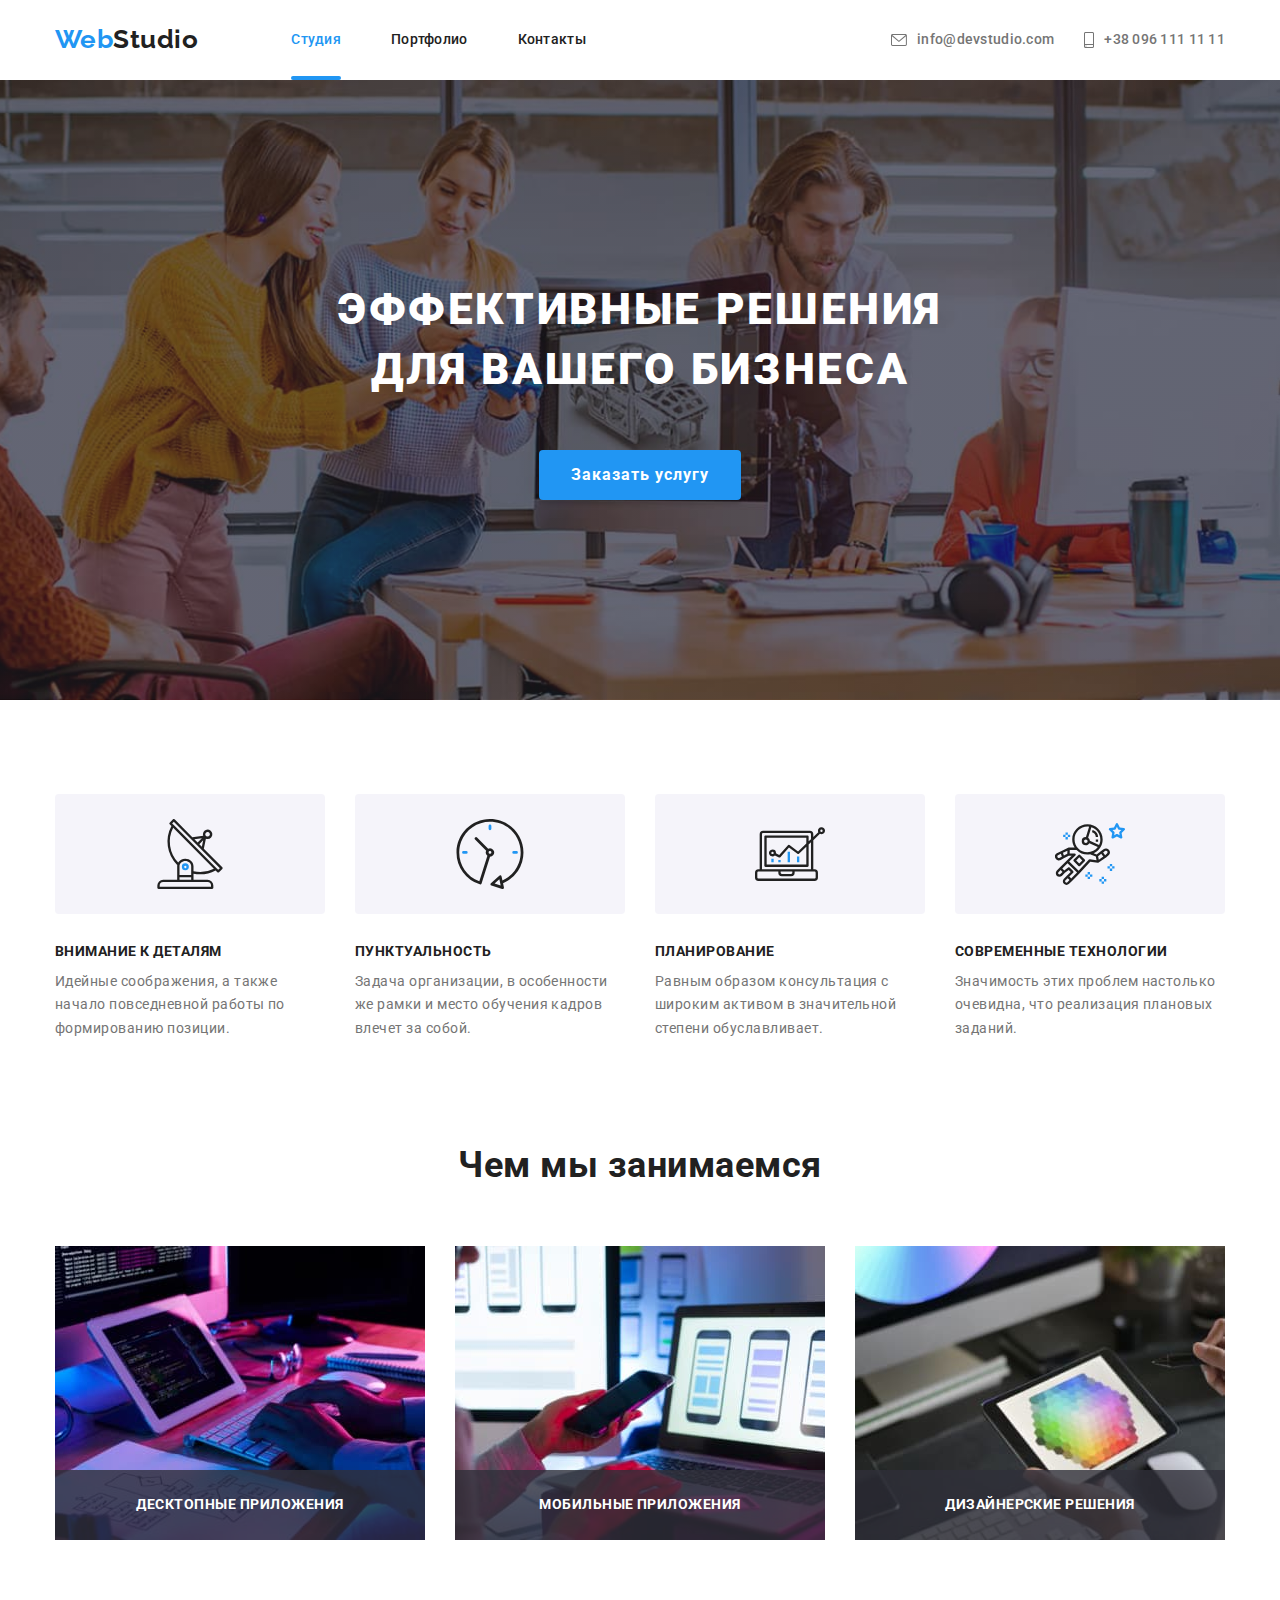
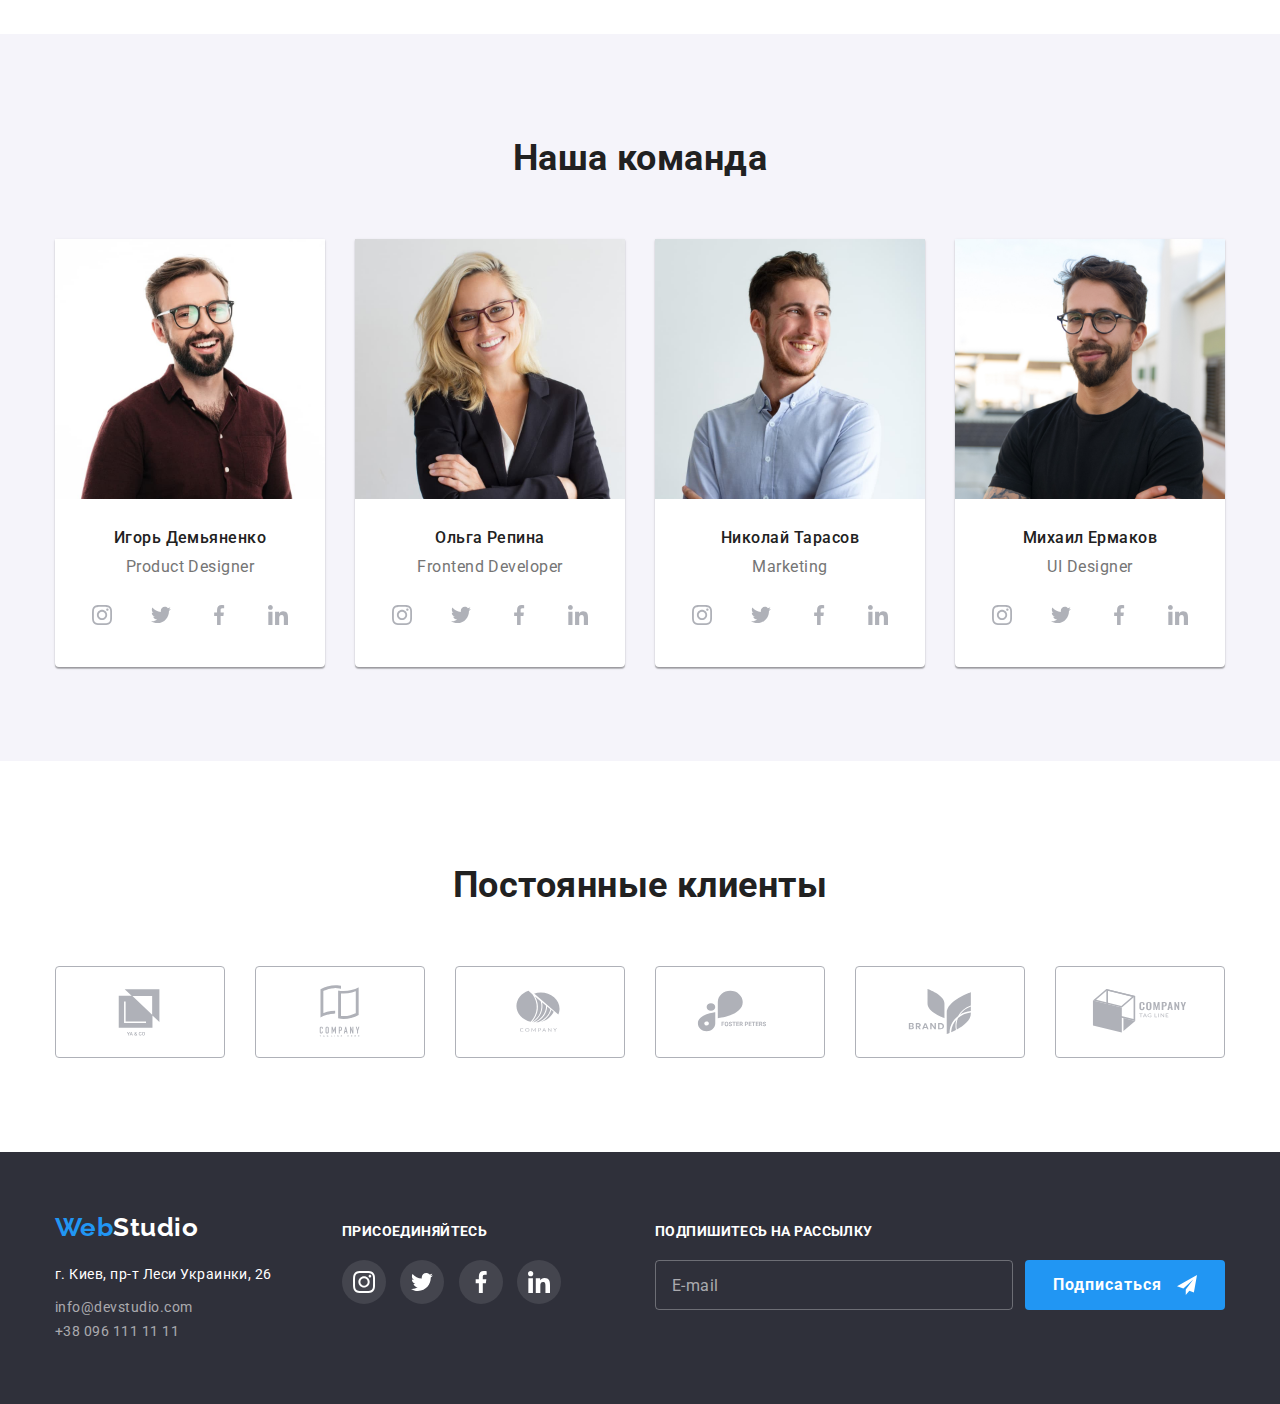
<file: index.html>
<!DOCTYPE html>
<html lang="ru">
  <head>
    <meta charset="UTF-8" />
    <meta http-equiv="X-UA-Compatible" content="IE=edge" />
    <meta name="viewport" content="width=device-width, initial-scale=1.0" />
    <title>WebStudio</title>
    <link rel="preconnect" href="https://fonts.gstatic.com" />
    <link
      href="https://fonts.googleapis.com/css2?family=Raleway:wght@700&family=Roboto:wght@400;500;700;900&display=swap"
      rel="stylesheet"
    />
    <link
      rel="stylesheet"
      href="https://cdnjs.cloudflare.com/ajax/libs/modern-normalize/1.0.0/modern-normalize.min.css"
    />
    <link rel="stylesheet" href="./css/common.css" />
    <link rel="stylesheet" href="./css/main.css" />
  </head>
  <body>
    <!---Хедер-->
    <header class="header-page">
      <div class="container">
        <div class="header-block">
          <!---навигация-->
          <nav class="nav">
            <a class="logo link" href="./index.html"
              ><span>Web</span><span class="word">Studio</span></a
            >
            <ul class="nav-list list">
              <li class="nav-item">
                <a class="nav-link current link" href="./index.html">
                  <span>Студия</span></a
                >
              </li>
              <li class="nav-item">
                <a class="nav-link link" href="./html/portfolio.html"
                  ><span>Портфолио</span></a
                >
              </li>
              <li class="nav-item">
                <a class="nav-link link" href="#"><span>Контакты</span></a>
              </li>
            </ul>
          </nav>
          <!---Адрес-->
          <ul class="address-list list">
            <li class="address-item">
              <a
                class="address-phone link"
                href="mailto:info@devstudio.com"
                target="_blank"
                rel="noopener noreferrer"
              >
                <svg class="link-icon" width="16" height="12">
                  <use href="./img/common/svg/sprite.svg#icon-envelope"></use>
                </svg>
                <span>info@devstudio.com</span></a
              >
            </li>
            <li class="address-item">
              <a
                class="address-phone link"
                href="tel:+380961111111"
                target="_blank"
                rel="noopener noreferrer"
              >
                <svg class="link-icon" width="10" height="16">
                  <use href="./img/common/svg/sprite.svg#icon-smartphone"></use>
                </svg>
                <span>+38 096 111 11 11</span></a
              >
            </li>
          </ul>
        </div>
      </div>
    </header>
    <!---Мейн-->
    <main>
      <!---Секция-1 Hero-->
      <section class="section-hero">
        <div class="container">
          <h1 class="heading">
            Эффективные решения <br />
            для вашего бизнеса
          </h1>
          <button class="button-hero" type="button" data-modal-open>
            Заказать услугу
          </button>
        </div>
      </section>
      <!---Секция-2-->
      <section class="section-feature">
        <div class="container">
          <h2 class="visually-hidden">Преимущества нашей компании</h2>
          <ul class="feature-list list">
            <li class="feature-item">
              <h3 class="feature-title">Внимание к деталям</h3>
              <p class="feature-text">
                Идейные соображения, а также<br />
                начало повседневной работы по<br />
                формированию позиции.
              </p>
            </li>
            <li class="feature-item">
              <h3 class="feature-title">Пунктуальность</h3>
              <p class="feature-text">
                Задача организации, в особенности <br />
                же рамки и место обучения кадров <br />
                влечет за собой.
              </p>
            </li>
            <li class="feature-item">
              <h3 class="feature-title">Планирование</h3>
              <p class="feature-text">
                Равным образом консультация с <br />
                широким активом в значительной <br />
                степени обуславливает.
              </p>
            </li>
            <li class="feature-item">
              <h3 class="feature-title">Современные технологии</h3>
              <p class="feature-text">
                Значимость этих проблем настолько <br />
                очевидна, что реализация плановых <br />
                заданий.
              </p>
            </li>
          </ul>
        </div>
      </section>
      <!---Секция-3-->
      <section class="section-gallery">
        <div class="container">
          <h2 class="section-title">Чем мы занимаемся</h2>
          <ul class="gallery-list list">
            <li class="gallery-item">
              <img
                class="img"
                src="./img/main/gallery/1.jpg"
                alt="Робота над кодом"
                width="370"
              />
              <p class="gallery-text">Десктопные приложения</p>
            </li>
            <li class="gallery-item">
              <img
                class="img"
                src="./img/main/gallery/2.jpg"
                alt="Робота с телефоном"
                width="370"
              />
              <p class="gallery-text">Мобильные приложения</p>
            </li>

            <li class="gallery-item">
              <img
                class="img"
                src="./img/main/gallery/3.jpg"
                alt="Робота с палитрой"
                width="370"
              />
              <p class="gallery-text">Дизайнерские решения</p>
            </li>
          </ul>
        </div>
      </section>
      <!---Секция-4-->
      <section class="section-about">
        <div class="container">
          <h2 class="section-title">Наша команда</h2>
          <ul class="card-set list">
            <li class="item">
              <article class="card">
                <div class="card-img">
                  <img
                    class="img"
                    src="./img/main/about/1.jpg"
                    alt="Фотопортрет Игоря Демьяненко"
                    width="270"
                  />
                </div>
                <div class="card-content">
                  <h3 class="card-heading">Игорь Демьяненко</h3>
                  <p class="card-text">Product Designer</p>
                </div>
                <div class="card-social">
                  <ul class="social-list list">
                    <li class="social-item">
                      <a class="sociak-link" href="">
                        <svg class="icon">
                          <use
                            href="./img/common/svg/sprite.svg#icon-instagram"
                          ></use>
                        </svg>
                      </a>
                    </li>
                    <li class="social-item">
                      <a class="sociak-link" href="">
                        <svg class="icon">
                          <use
                            href="./img/common/svg/sprite.svg#icon-twitter"
                          ></use>
                        </svg>
                      </a>
                    </li>
                    <li class="social-item">
                      <a class="sociak-link" href="">
                        <svg class="icon">
                          <use
                            href="./img/common/svg/sprite.svg#icon-facebook"
                          ></use>
                        </svg>
                      </a>
                    </li>
                    <li class="social-item">
                      <a class="sociak-link" href="">
                        <svg class="icon">
                          <use
                            href="./img/common/svg/sprite.svg#icon-linkedin"
                          ></use>
                        </svg>
                      </a>
                    </li>
                  </ul>
                </div>
              </article>
            </li>
            <li class="item">
              <article class="card">
                <div class="card-img">
                  <img
                    class="img"
                    src="./img/main/about/2.jpg"
                    alt="Фотопортрет Ольги Репиной"
                    width="270"
                  />
                </div>
                <div class="card-content">
                  <h3 class="card-heading">Ольга Репина</h3>
                  <p class="card-text">Frontend Developer</p>
                </div>
                <div class="card-social">
                  <ul class="social-list list">
                    <li class="social-item">
                      <a class="sociak-link" href="">
                        <svg class="icon">
                          <use
                            href="./img/common/svg/sprite.svg#icon-instagram"
                          ></use>
                        </svg>
                      </a>
                    </li>
                    <li class="social-item">
                      <a class="sociak-link" href="">
                        <svg class="icon">
                          <use
                            href="./img/common/svg/sprite.svg#icon-twitter"
                          ></use>
                        </svg>
                      </a>
                    </li>
                    <li class="social-item">
                      <a class="sociak-link" href="">
                        <svg class="icon">
                          <use
                            href="./img/common/svg/sprite.svg#icon-facebook"
                          ></use>
                        </svg>
                      </a>
                    </li>
                    <li class="social-item">
                      <a class="sociak-link" href="">
                        <svg class="icon">
                          <use
                            href="./img/common/svg/sprite.svg#icon-linkedin"
                          ></use>
                        </svg>
                      </a>
                    </li>
                  </ul>
                </div>
              </article>
            </li>
            <li class="item">
              <article class="card">
                <div class="card-img">
                  <img
                    class="img"
                    src="./img/main/about/3.jpg"
                    alt="Фотопортрет Николая Тарасова"
                    width="270"
                  />
                </div>
                <div class="card-content">
                  <h3 class="card-heading">Николай Тарасов</h3>
                  <p class="card-text">Marketing</p>
                </div>
                <div class="card-social">
                  <ul class="social-list list">
                    <li class="social-item">
                      <a class="sociak-link" href="">
                        <svg class="icon">
                          <use
                            href="./img/common/svg/sprite.svg#icon-instagram"
                          ></use>
                        </svg>
                      </a>
                    </li>
                    <li class="social-item">
                      <a class="sociak-link" href="">
                        <svg class="icon">
                          <use
                            href="./img/common/svg/sprite.svg#icon-twitter"
                          ></use>
                        </svg>
                      </a>
                    </li>
                    <li class="social-item">
                      <a class="sociak-link" href="">
                        <svg class="icon">
                          <use
                            href="./img/common/svg/sprite.svg#icon-facebook"
                          ></use>
                        </svg>
                      </a>
                    </li>
                    <li class="social-item">
                      <a class="sociak-link" href="">
                        <svg class="icon">
                          <use
                            href="./img/common/svg/sprite.svg#icon-linkedin"
                          ></use>
                        </svg>
                      </a>
                    </li>
                  </ul>
                </div>
              </article>
            </li>
            <li class="item">
              <article class="card">
                <div class="card-img">
                  <img
                    class="img"
                    src="./img/main/about/4.jpg"
                    alt="Фотопортрет Михаила Ермакова"
                    width="270"
                  />
                </div>
                <div class="card-content">
                  <h3 class="card-heading">Михаил Ермаков</h3>
                  <p class="card-text">UI Designer</p>
                </div>
                <div class="card-social">
                  <ul class="social-list list">
                    <li class="social-item">
                      <a class="sociak-link" href="">
                        <svg class="icon">
                          <use
                            href="./img/common/svg/sprite.svg#icon-instagram"
                          ></use>
                        </svg>
                      </a>
                    </li>
                    <li class="social-item">
                      <a class="sociak-link" href="">
                        <svg class="icon">
                          <use
                            href="./img/common/svg/sprite.svg#icon-twitter"
                          ></use>
                        </svg>
                      </a>
                    </li>
                    <li class="social-item">
                      <a class="sociak-link" href="">
                        <svg class="icon">
                          <use
                            href="./img/common/svg/sprite.svg#icon-facebook"
                          ></use>
                        </svg>
                      </a>
                    </li>
                    <li class="social-item">
                      <a class="sociak-link" href="">
                        <svg class="icon">
                          <use
                            href="./img/common/svg/sprite.svg#icon-linkedin"
                          ></use>
                        </svg>
                      </a>
                    </li>
                  </ul>
                </div>
              </article>
            </li>
          </ul>
        </div>
      </section>
      <section class="section-logo">
        <div class="container">
          <h2 class="section-title">Постоянные клиенты</h2>
          <ul class="logo-list list">
            <li class="logo-item">
              <a class="logo-link" href=""
                ><svg class="logo-icon">
                  <use href="./img/main/logo/sprite-logo.svg#icon-logo-1"></use>
                </svg>
              </a>
            </li>
            <li class="logo-item">
              <a class="logo-link" href=""
                ><svg class="logo-icon">
                  <use href="./img/main/logo/sprite-logo.svg#icon-logo-2"></use>
                </svg>
              </a>
            </li>
            <li class="logo-item">
              <a class="logo-link" href=""
                ><svg class="logo-icon">
                  <use href="./img/main/logo/sprite-logo.svg#icon-logo-3"></use>
                </svg>
              </a>
            </li>
            <li class="logo-item">
              <a class="logo-link" href=""
                ><svg class="logo-icon">
                  <use href="./img/main/logo/sprite-logo.svg#icon-logo-4"></use>
                </svg>
              </a>
            </li>
            <li class="logo-item">
              <a class="logo-link" href=""
                ><svg class="logo-icon">
                  <use href="./img/main/logo/sprite-logo.svg#icon-logo-5"></use>
                </svg>
              </a>
            </li>
            <li class="logo-item">
              <a class="logo-link" href=""
                ><svg class="logo-icon">
                  <use href="./img/main/logo/sprite-logo.svg#icon-logo-6"></use>
                </svg>
              </a>
            </li>
          </ul>
        </div>
      </section>
    </main>
    <!---Футер-->
    <footer class="footer-page">
      <div class="container">
        <div class="flexbox">
          <div class="addres-block">
            <a class="logo link" href="./index.html"
              ><span>Web</span><span class="word">Studio</span></a
            >
            <address class="addres">
              <ul class="addres-list list">
                <li class="addres-item">
                  <p class="addres-text">г. Киев, пр-т Леси Украинки, 26</p>
                </li>
                <li class="addres-item">
                  <a
                    class="addres-phone link"
                    href="mailto:info@devstudio.com"
                    target="_blank"
                    rel="noopener noreferrer"
                    ><span class="word">info@devstudio.com</span></a
                  >
                </li>
                <li class="addres-item">
                  <a
                    class="addres-phone link"
                    href="tel:+380961111111"
                    target="_blank"
                    rel="noopener noreferrer"
                    ><span class="word">+38 096 111 11 11</span></a
                  >
                </li>
              </ul>
            </address>
          </div>
          <div class="footer-block">
            <h3 class="footer-heading">присоединяйтесь</h3>
            <ul class="footer-list list">
              <li class="social-item">
                <a class="social-link" href="">
                  <svg class="icon">
                    <use
                      href="./img/common/svg/sprite.svg#icon-instagram"
                    ></use>
                  </svg>
                </a>
              </li>
              <li class="social-item">
                <a class="social-link" href="">
                  <svg class="icon">
                    <use href="./img/common/svg/sprite.svg#icon-twitter"></use>
                  </svg>
                </a>
              </li>
              <li class="social-item">
                <a class="social-link" href="">
                  <svg class="icon">
                    <use href="./img/common/svg/sprite.svg#icon-facebook"></use>
                  </svg>
                </a>
              </li>
              <li class="social-item">
                <a class="social-link" href="">
                  <svg class="icon">
                    <use href="./img/common/svg/sprite.svg#icon-linkedin"></use>
                  </svg>
                </a>
              </li>
            </ul>
          </div>

          <div class="subscribe-wrapper">
            <h3>Подпишитесь на рассылку</h3>
            <div class="subscribe-content">
              <input
                class="input-footer"
                type="email"
                name="email"
                placeholder="E-mail"
              />
              <button class="subscribe-button" type="submit">
                Подписаться
                <svg class="icon" width="24px" height="24px">
                  <use href="./img/common/svg/sprite.svg#icon-send"></use>
                </svg>
              </button>
            </div>
          </div>
        </div>
      </div>
    </footer>
    <div class="backdrop is-hidden" data-modal>
      <div class="modal">
        <form class="form" autocomplete="off">
          <h3 class="title">Оставьте свои данные, мы вам перезвоним</h3>

          <label class="form-label"
            >Имя
            <input class="input" type="text" name="user-name" />
            <svg class="icon-form" width="18px" height="18px">
              <use href="./img/common/svg/sprite.svg#icon-person"></use>
            </svg>
          </label>

          <label class="form-label"
            >Телефон
            <input class="input" type="tel" name="user-tel" />
            <svg class="icon-form" width="18px" height="18px">
              <use href="./img/common/svg/sprite.svg#icon-phone"></use>
            </svg>
          </label>

          <label class="form-label"
            >Почта
            <input class="input" type="email" name="user-email" />
            <svg class="icon-form" width="18px" height="18px">
              <use href="./img/common/svg/sprite.svg#icon-email"></use>
            </svg>
          </label>

          <label class="form-label"
            >Коментарий
            <textarea
              class="comment-textarea"
              name="comment"
              placeholder="Введите текст"
            ></textarea>
          </label>

          <input
            class="agreement-checkbox visually-hidden"
            type="checkbox"
            name="agreement"
            id="agreement"
          />
          <label class="agreement-label" for="agreement"
            >Соглашаюсь с рассылкой и принимаю
            <a
              class="agreement-link"
              target="_blank"
              rel="noopener noreffer"
              aria-label="agreement"
              href="#"
            >
              Условия договора</a
            >
          </label>

          <button class="button-send" type="submit">Отправить</button>
        </form>

        <button type="button" class="button-close" data-modal-close>
          <svg class="icon-close" width="11px" height="11px">
            <use href="./img/common/svg/sprite.svg#icon-close-black"></use>
          </svg>
        </button>
      </div>
    </div>
    <script src="./js/modal.js"></script>
  </body>
</html>
</file>
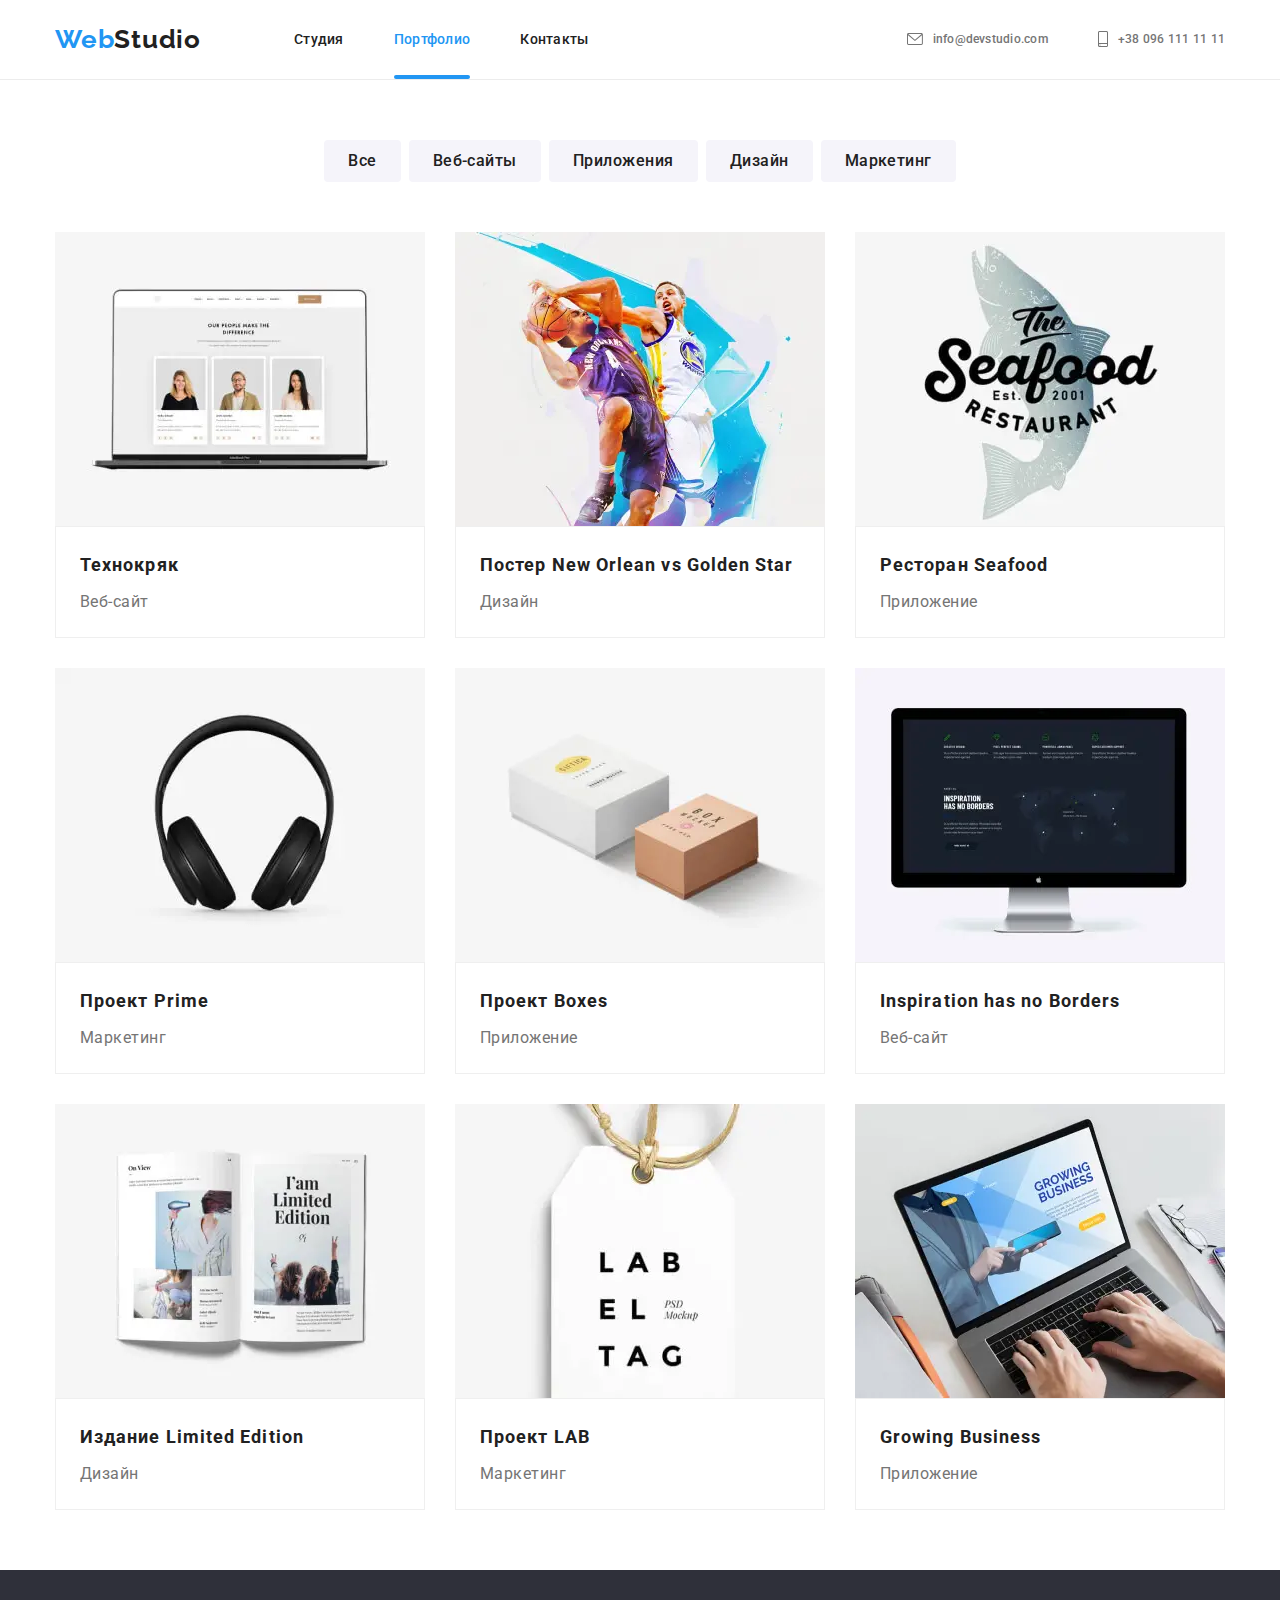
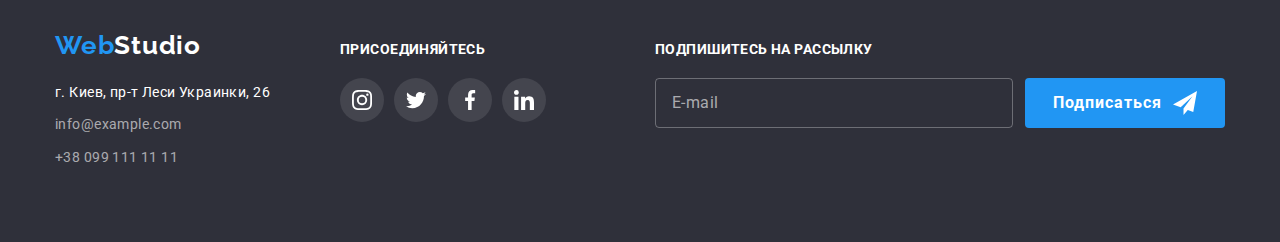
<file: portfolio.html>
<!DOCTYPE html>
<html lang="ru">
<head>
    <meta charset="UTF-8">
    <meta http-equiv="X-UA-Compatible" content="IE=edge">
    <meta name="viewport" content="width=device-width, initial-scale=1.0">
    <title>Portfolio</title>

    <link rel="preconnect" href="https://fonts.gstatic.com">
    <link href="https://fonts.googleapis.com/css2?family=Raleway:wght@700&family=Roboto:wght@400;500;700;900&display=swap"
        rel="stylesheet">
    <link rel="stylesheet" type="text/css" href="https://cdnjs.cloudflare.com/ajax/libs/modern-normalize/1.0.0/modern-normalize.min.css" />
    <link rel="stylesheet" href="./css/main.min.css">

</head>
<body>

<!-- Шапка сайта -->

<header class="header">
    <div class="container header__container">

        <a class="link logo header__logo" href="./index.html"><span class="logo--accent">Web</span>Studio</a>
        <button class="mobile-menu__button" data-mobile-menu__button aria-expanded="true">
            <svg class="mobile-menu__button-icon" width="40" height="40" aria-label="Переключатель мобильного меню">
                <use class="mobile-menu__button-icon-burger" href="./images/sprite.svg#icon-menu"></use>
                <use class="mobile-menu__button-icon-cross" href="./images/sprite.svg#icon-cross"></use>
            </svg>
        </button>
        <nav>
            <ul class="header__nav">
                <li class="list-item header__nav-item"><a class="header__nav-link" href="./index.html">Студия</a></li>
                <li class="list-item header__nav-item"><a class="header__nav-link--current" href="">Портфолио</a></li>
                <li class="list-item header__nav-item"><a class="header__nav-link" href="">Контакты</a></li>
            </ul>
        </nav>

        <ul class="header__contacts">
            <li class="list-item header__contacts-item">
                <a class="link header__contacts-link" aria-label="Электронная почта" href="mailto:info@devstudio.com">

                    <svg class="header__contacts-icon" width="16" height="12">
                        <use href="./images/sprite.svg#icon-email"></use>
                    </svg>
                    info@devstudio.com
                </a>
            </li>
            <li class="list-item header__contacts-item">
                <a class="link header__contacts-link" aria-label="Телефон" href="tel:+380961111111">

                    <svg class="header__contacts-icon" width="10" height="16">
                        <use href="./images/sprite.svg#icon-smartphone"></use>
                    </svg>
                    +38 096 111 11 11
                </a>
            </li>
        </ul>
    </div>
</header>


<!-- Мобильное меню -->

<div class="mobile-menu" data-menu>

    <ul class="mobile-menu__nav">
        <li class="mobile-menu__nav-item"><a class="mobile-menu__nav-link" href="./index.html">Студия</a></li>
        <li class="mobile-menu__nav-item"><a class="mobile-menu__nav-link--current" href="./portfolio.html">Портфолио</a></li>
        <li class="mobile-menu__nav-item"><a class="mobile-menu__nav-link" href="">Контакты</a></li>
    </ul>

    <ul class="mobile-menu__contacts">

        <li class="mobile-menu__contacts-item--phone">
            <a class="link mobile-menu__contacts-link--phone" aria-label="Телефон" href="tel:+380961111111">
                +38 096 111 11 11
            </a>
        </li>
        <li class="mobile-menu__contacts-item--mail">
            <a class="link mobile-menu__contacts-link--mail" aria-label="Электронная почта"
                href="mailto:info@devstudio.com">
                info@devstudio.com
            </a>
        </li>

    </ul>

    <ul class="mobile-menu__socials">
        <li class="mobile-menu__socials-item">
            <a class="link mobile-menu__socials-link" href="https://www.instagram.com">Instagram</a>
        </li>
        <span class="mobile-menu__socials-decore"></span>

        <li class="mobile-menu__socials-item">
            <a class="link mobile-menu__socials-link" href="https://www.twitter.com">Twitter</a>
        </li>
        <span class="mobile-menu__socials-decore"></span>

        <li class="mobile-menu__socials-item">
            <a class="link mobile-menu__socials-link" href="https://www.facebook.com">Facebook</a>
        </li>
        <span class="mobile-menu__socials-decore"></span>

        <li class="mobile-menu__socials-item">
            <a class="link mobile-menu__socials-link" href="https://www.linkedin.com">Linkedin</a>
        </li>
    </ul>

</div>

<!-- Основной контент -->
<main>
   
    <!-- Работы студии -->
    <section class="section studio-works">

        <div class="container">
        <!-- Список навигации по работам студии -->
        <ul class="studio-works__nav">
            <li class="studio-works__nav-item"><button class="studio-works__button" type="button">Все</button></li>
            <li class="studio-works__nav-item"><button class="studio-works__button" type="button">Веб-сайты</button></li>
            <li class="studio-works__nav-item"><button class="studio-works__button" type="button">Приложения</button></li>
            <li class="studio-works__nav-item"><button class="studio-works__button" type="button">Дизайн</button></li>
            <li class="studio-works__nav-item"><button class="studio-works__button" type="button">Маркетинг</button></li>
        </ul>

            <h1 class="visually-hidden">Работы студии</h1>

        <ul class="card-set studio-works__card-set">
            
            <li class="studio-work studio-work__item">
                
                <a class="studio-work__link" href="">
                    <div class="studio-work__thumb">
                        <picture>
                            <source srcset="./images/desktop/portfolio/portfolio1-desktop.webp 1x, ./images/desktop/portfolio/portfolio1-desktop@2x.webp 2x"
                                media="(min-width: 1200px)" type="image/webp">
                            <source srcset="./images/tablet/portfolio/portfolio1-tabl.webp 1x, ./images/tablet/portfolio/portfolio1-tabl@2x.webp 2x"
                                media="(min-width: 768px)" type="image/webp">
                            <source srcset="./images/mobile/portfolio/portfolio1-mob.webp 1x, ./images/mobile/portfolio/portfolio1-mob@2x.webp 2x"
                                media="(max-width: 767.98px)" type="image/webp">
                            <source srcset="./images/desktop/portfolio/portfolio1-desktop.jpg 1x, ./images/desktop/portfolio/portfolio1-desktop@2x.jpg 2x"
                                media="(min-width: 1200px)" type="image/jpg">
                            <source srcset="./images/tablet/portfolio/portfolio1-tabl.jpg 1x, ./images/desktop/portfolio/portfolio1-tabl@2x.jpg 2x"
                                media="(min-width: 768px)" type="image/jpg">
                            <source srcset="./images/mobile/portfolio/portfolio1-mob.jpg 1x, ./images/mobile/portfolio/portfolio1-mob@2x.jpg 2x"
                                media="(max-width: 767.98px)" type="image/jpg">
                            <img class="studio-work__pic" src="./images/mobile/portfolio/portfolio1-mob.jpg" alt="Страница веб-сайта на ноутбуке"
                                width="370" height="294">
                        </picture>
                        
                        <div class="studio-work__overlay">
                        <div class="studio-work__overlay-content">
                            <p >Технокряк это современная площадка распространения коронавируса. Компании используют эту платформу для цифрового
                            шпионажа и атак на защищённые сервера конкурентов.</p>
                        </div>
                        </div>
                    </div>
            
                    <div class="studio-work__description">
                        <h2 class="studio-work__heading">Технокряк</h2>
                        <p class="studio-work__label">Веб-сайт</p>
                        </div>
                </a>
               
            </li>
            
            <li class="studio-work studio-work__item">
                <a class="studio-work__link" href="">
                    <div class="studio-work__thumb">
                        <picture>
                            <source
                                srcset="./images/desktop/portfolio/portfolio2-desktop.webp 1x, ./images/desktop/portfolio/portfolio2-desktop@2x.webp 2x"
                                media="(min-width: 1200px)" type="image/webp">
                            <source
                                srcset="./images/tablet/portfolio/portfolio2-tabl.webp 1x, ./images/tablet/portfolio/portfolio2-tabl@2x.webp 2x"
                                media="(min-width: 768px)" type="image/webp">
                            <source
                                srcset="./images/mobile/portfolio/portfolio2-mob.webp 1x, ./images/mobile/portfolio/portfolio2-mob@2x.webp 2x"
                                media="(max-width: 767.98px)" type="image/webp">
                            <source
                                srcset="./images/desktop/portfolio/portfolio2-desktop.jpg 1x, ./images/desktop/portfolio/portfolio2-desktop@2x.jpg 2x"
                                media="(min-width: 1200px)" type="image/jpg">
                            <source
                                srcset="./images/tablet/portfolio/portfolio2-tabl.jpg 1x, ./images/desktop/portfolio/portfolio2-tabl@2x.jpg 2x"
                                media="(min-width: 768px)" type="image/jpg">
                            <source srcset="./images/mobile/portfolio/portfolio2-mob.jpg 1x, ./images/mobile/portfolio/portfolio2-mob@2x.jpg 2x"
                                media="(max-width: 767.98px)" type="image/jpg">
                            <img class="studio-work__pic" src="./images/mobile/portfolio/portfolio2-mob.jpg"
                                alt="Постер с баскетболистами" width="370" height="294">
                        </picture>
                        
                        <div class="studio-work__overlay">
                        <div class="studio-work__overlay-content">
                            <p>Технокряк это современная площадка распространения коронавируса. Компании используют эту платформу для цифрового
                                шпионажа и атак на защищённые сервера конкурентов.</p>
                        </div>
                        </div>
                    </div>
                        <div class="studio-work__description">
                        <h2 class="studio-work__heading">Постер New Orlean vs Golden Star</h2>
                        <p class="studio-work__label">Дизайн</p>
                        </div>
                </a>
        
            </li>
            
            <li class="studio-work studio-work__item">
                <a class="studio-work__link" href="">
                    <div class="studio-work__thumb">
                        <picture>
                            <source
                                srcset="./images/desktop/portfolio/portfolio3-desktop.webp 1x, ./images/desktop/portfolio/portfolio3-desktop@2x.webp 2x"
                                media="(min-width: 1200px)" type="image/webp">
                            <source
                                srcset="./images/tablet/portfolio/portfolio3-tabl.webp 1x, ./images/tablet/portfolio/portfolio3-tabl@2x.webp 2x"
                                media="(min-width: 768px)" type="image/webp">
                            <source
                                srcset="./images/mobile/portfolio/portfolio3-mob.webp 1x, ./images/mobile/portfolio/portfolio3-mob@2x.webp 2x"
                                media="(max-width: 767.98px)" type="image/webp">
                            <source
                                srcset="./images/desktop/portfolio/portfolio3-desktop.jpg 1x, ./images/desktop/portfolio/portfolio3-desktop@2x.jpg 2x"
                                media="(min-width: 1200px)" type="image/jpg">
                            <source
                                srcset="./images/tablet/portfolio/portfolio3-tabl.jpg 1x, ./images/desktop/portfolio/portfolio3-tabl@2x.jpg 2x"
                                media="(min-width: 768px)" type="image/jpg">
                            <source srcset="./images/mobile/portfolio/portfolio3-mob.jpg 1x, ./images/mobile/portfolio/portfolio3-mob@2x.jpg 2x"
                                media="(max-width: 767.98px)" type="image/jpg">
                            <img class="studio-work__pic" src="./images/mobile/portfolio/portfolio3-mob.jpg" alt="Айдентика рыбного ресторана"
                                width="370" height="294">
                        </picture>
                    
                    <div class="studio-work__overlay">
                        <div class="studio-work__overlay-content">
                            <p>Технокряк это современная площадка распространения коронавируса. Компании используют эту платформу для
                                цифрового
                                шпионажа и атак на защищённые сервера конкурентов.</p>
                        </div>
                    </div>
                    </div>
                    <div class="studio-work__description">
                        <h2 class="studio-work__heading">Ресторан Seafood</h2>
                        <p class="studio-work__label">Приложение</p>
                        </div>
                </a>
            </li>

            <li class="studio-work studio-work__item">
                <a class="studio-work__link" href="">
                    <div class="studio-work__thumb">
                        <picture>
                            <source
                                srcset="./images/desktop/portfolio/portfolio4-desktop.webp 1x, ./images/desktop/portfolio/portfolio4-desktop@2x.webp 2x"
                                media="(min-width: 1200px)" type="image/webp">
                            <source
                                srcset="./images/tablet/portfolio/portfolio4-tabl.webp 1x, ./images/tablet/portfolio/portfolio4-tabl@2x.webp 2x"
                                media="(min-width: 768px)" type="image/webp">
                            <source
                                srcset="./images/mobile/portfolio/portfolio4-mob.webp 1x, ./images/mobile/portfolio/portfolio4-mob@2x.webp 2x"
                                media="(max-width: 767.98px)" type="image/webp">
                            <source
                                srcset="./images/desktop/portfolio/portfolio4-desktop.jpg 1x, ./images/desktop/portfolio/portfolio4-desktop@2x.jpg 2x"
                                media="(min-width: 1200px)" type="image/jpg">
                            <source
                                srcset="./images/tablet/portfolio/portfolio4-tabl.jpg 1x, ./images/desktop/portfolio/portfolio4-tabl@2x.jpg 2x"
                                media="(min-width: 768px)" type="image/jpg">
                            <source srcset="./images/mobile/portfolio/portfolio4-mob.jpg 1x, ./images/mobile/portfolio/portfolio4-mob@2x.jpg 2x"
                                media="(max-width: 767.98px)" type="image/jpg">
                            <img class="studio-work__pic" src="./images/mobile/portfolio/portfolio4-mob.jpg" alt="Изображение наушников"
                                width="370" height="294">
                        </picture>
                   
                    <div class="studio-work__overlay">
                        <div class="studio-work__overlay-content">
                            <p>Технокряк это современная площадка распространения коронавируса. Компании используют эту платформу для
                                цифрового
                                шпионажа и атак на защищённые сервера конкурентов.</p>
                        </div>
                    </div>
                    </div>
                    <div class="studio-work__description">
                        <h2 class="studio-work__heading">Проект Prime</h2>
                        <p class="studio-work__label">Маркетинг</p>
                        </div>  
                </a>
            </li>

            <li class="studio-work studio-work__item">
                <a class="studio-work__link" href="">
                    <div class="studio-work__thumb">
                        <picture>
                            <source
                                srcset="./images/desktop/portfolio/portfolio5-desktop.webp 1x, ./images/desktop/portfolio/portfolio5-desktop@2x.webp 2x"
                                media="(min-width: 1200px)" type="image/webp">
                            <source
                                srcset="./images/tablet/portfolio/portfolio5-tabl.webp 1x, ./images/tablet/portfolio/portfolio5-tabl@2x.webp 2x"
                                media="(min-width: 768px)" type="image/webp">
                            <source
                                srcset="./images/mobile/portfolio/portfolio5-mob.webp 1x, ./images/mobile/portfolio/portfolio5-mob@2x.webp 2x"
                                media="(max-width: 767.98px)" type="image/webp">
                            <source
                                srcset="./images/desktop/portfolio/portfolio5-desktop.jpg 1x, ./images/desktop/portfolio/portfolio5-desktop@2x.jpg 2x"
                                media="(min-width: 1200px)" type="image/jpg">
                            <source
                                srcset="./images/tablet/portfolio/portfolio5-tabl.jpg 1x, ./images/desktop/portfolio/portfolio5-tabl@2x.jpg 2x"
                                media="(min-width: 768px)" type="image/jpg">
                            <source srcset="./images/mobile/portfolio/portfolio5-mob.jpg 1x, ./images/mobile/portfolio/portfolio5-mob@2x.jpg 2x"
                                media="(max-width: 767.98px)" type="image/jpg">
                            <img class="studio-work__pic" src="./images/mobile/portfolio/portfolio5-mob.jpg" alt="Коробки на сером фоне"
                                width="370" height="294">
                        </picture>
                  
                    <div class="studio-work__overlay">
                        <div class="studio-work__overlay-content">
                            <p>Технокряк это современная площадка распространения коронавируса. Компании используют эту платформу для
                                цифрового
                                шпионажа и атак на защищённые сервера конкурентов.</p>
                        </div>
                    </div>
                    </div>
                    <div class="studio-work__description">
                        <h2 class="studio-work__heading">Проект Boxes</h2>
                        <p class="studio-work__label">Приложение</p>
                        </div>
                </a>
            </li>
            <li class="studio-work studio-work__item">
                <a class="studio-work__link" href="">
                    <div class="studio-work__thumb">
                        <picture>
                            <source
                                srcset="./images/desktop/portfolio/portfolio6-desktop.webp 1x, ./images/desktop/portfolio/portfolio6-desktop@2x.webp 2x"
                                media="(min-width: 1200px)" type="image/webp">
                            <source
                                srcset="./images/tablet/portfolio/portfolio6-tabl.webp 1x, ./images/tablet/portfolio/portfolio6-tabl@2x.webp 2x"
                                media="(min-width: 768px)" type="image/webp">
                            <source
                                srcset="./images/mobile/portfolio/portfolio6-mob.webp 1x, ./images/mobile/portfolio/portfolio6-mob@2x.webp 2x"
                                media="(max-width: 767.98px)" type="image/webp">
                            <source
                                srcset="./images/desktop/portfolio/portfolio6-desktop.jpg 1x, ./images/desktop/portfolio/portfolio6-desktop@2x.jpg 2x"
                                media="(min-width: 1200px)" type="image/jpg">
                            <source
                                srcset="./images/tablet/portfolio/portfolio6-tabl.jpg 1x, ./images/desktop/portfolio/portfolio6-tabl@2x.jpg 2x"
                                media="(min-width: 768px)" type="image/jpg">
                            <source srcset="./images/mobile/portfolio/portfolio6-mob.jpg 1x, ./images/mobile/portfolio/portfolio6-mob@2x.jpg 2x"
                                media="(max-width: 767.98px)" type="image/jpg">
                            <img class="studio-work__pic" src="./images/mobile/portfolio/portfolio6-mob.jpg" alt="Монитор компютера с открытой веб-страницей"
                                width="370" height="294">
                        </picture>
                   
                    <div class="studio-work__overlay">
                        <div class="studio-work__overlay-content">
                            <p>Технокряк это современная площадка распространения коронавируса. Компании используют эту платформу для
                                цифрового
                                шпионажа и атак на защищённые сервера конкурентов.</p>
                        </div>
                    </div>
                    </div>
                    <div class="studio-work__description">
                        <h2 class="studio-work__heading">Inspiration has no Borders</h2>
                        <p class="studio-work__label">Веб-сайт</p>
                        </div>
                </a>
            </li>
            <li class="studio-work studio-work__item">
                <a class="studio-work__link" href="">
                    <div class="studio-work__thumb">
                        <picture>
                            <source
                                srcset="./images/desktop/portfolio/portfolio7-desktop.webp 1x, ./images/desktop/portfolio/portfolio7-desktop@2x.webp 2x"
                                media="(min-width: 1200px)" type="image/webp">
                            <source
                                srcset="./images/tablet/portfolio/portfolio7-tabl.webp 1x, ./images/tablet/portfolio/portfolio7-tabl@2x.webp 2x"
                                media="(min-width: 768px)" type="image/webp">
                            <source
                                srcset="./images/mobile/portfolio/portfolio7-mob.webp 1x, ./images/mobile/portfolio/portfolio7-mob@2x.webp 2x"
                                media="(max-width: 767.98px)" type="image/webp">
                            <source
                                srcset="./images/desktop/portfolio/portfolio7-desktop.jpg 1x, ./images/desktop/portfolio/portfolio7-desktop@2x.jpg 2x"
                                media="(min-width: 1200px)" type="image/jpg">
                            <source
                                srcset="./images/tablet/portfolio/portfolio7-tabl.jpg 1x, ./images/desktop/portfolio/portfolio7-tabl@2x.jpg 2x"
                                media="(min-width: 768px)" type="image/jpg">
                            <source srcset="./images/mobile/portfolio/portfolio7-mob.jpg 1x, ./images/mobile/portfolio/portfolio7-mob@2x.jpg 2x"
                                media="(max-width: 767.98px)" type="image/jpg">
                            <img class="studio-work__pic" src="./images/mobile/portfolio/portfolio7-mob.jpg"
                                alt="Разворот журнала" width="370" height="294">
                        </picture>
                    
                    <div class="studio-work__overlay">
                        <div class="studio-work__overlay-content">
                            <p>Технокряк это современная площадка распространения коронавируса. Компании используют эту платформу для
                                цифрового
                                шпионажа и атак на защищённые сервера конкурентов.</p>
                        </div>
                    </div>
                    </div>
                    <div class="studio-work__description">
                        <h2 class="studio-work__heading">Издание Limited Edition</h2>
                        <p class="studio-work__label">Дизайн</p>
                        </div>
                </a>
            </li>
            
            <li class="studio-work studio-work__item">
                <a class="studio-work__link" href="">
                    <div class="studio-work__thumb">
                        <picture>
                            <source
                                srcset="./images/desktop/portfolio/portfolio8-desktop.webp 1x, ./images/desktop/portfolio/portfolio8-desktop@2x.webp 2x"
                                media="(min-width: 1200px)" type="image/webp">
                            <source
                                srcset="./images/tablet/portfolio/portfolio8-tabl.webp 1x, ./images/tablet/portfolio/portfolio8-tabl@2x.webp 2x"
                                media="(min-width: 768px)" type="image/webp">
                            <source
                                srcset="./images/mobile/portfolio/portfolio8-mob.webp 1x, ./images/mobile/portfolio/portfolio8-mob@2x.webp 2x"
                                media="(max-width: 767.98px)" type="image/webp">
                            <source
                                srcset="./images/desktop/portfolio/portfolio8-desktop.jpg 1x, ./images/desktop/portfolio/portfolio8-desktop@2x.jpg 2x"
                                media="(min-width: 1200px)" type="image/jpg">
                            <source
                                srcset="./images/tablet/portfolio/portfolio8-tabl.jpg 1x, ./images/desktop/portfolio/portfolio8-tabl@2x.jpg 2x"
                                media="(min-width: 768px)" type="image/jpg">
                            <source srcset="./images/mobile/portfolio/portfolio8-mob.jpg 1x, ./images/mobile/portfolio/portfolio8-mob@2x.jpg 2x"
                                media="(max-width: 767.98px)" type="image/jpg">
                            <img class="studio-work__pic" src="./images/mobile/portfolio/portfolio8-mob.jpg" alt="Бирка" width="370"
                                height="294">
                        </picture>
                    
                    <div class="studio-work__overlay">
                        <div class="studio-work__overlay-content">
                            <p>Технокряк это современная площадка распространения коронавируса. Компании используют эту платформу для
                                цифрового
                                шпионажа и атак на защищённые сервера конкурентов.</p>
                        </div>
                    </div>
                    </div>
                    <div class="studio-work__description">
                        <h2 class="studio-work__heading">Проект LAB</h2>
                        <p class="studio-work__label">Маркетинг</p>
                        </div>
                </a>
            </li>

            <li class="studio-work studio-work__item">
                <a class="studio-work__link" href="">
                    <div class="studio-work__thumb">
                        <picture>
                            <source
                                srcset="./images/desktop/portfolio/portfolio9-desktop.webp 1x, ./images/desktop/portfolio/portfolio9-desktop@2x.webp 2x"
                                media="(min-width: 1200px)" type="image/webp">
                            <source
                                srcset="./images/tablet/portfolio/portfolio9-tabl.webp 1x, ./images/tablet/portfolio/portfolio9-tabl@2x.webp 2x"
                                media="(min-width: 768px)" type="image/webp">
                            <source
                                srcset="./images/mobile/portfolio/portfolio9-mob.webp 1x, ./images/mobile/portfolio/portfolio9-mob@2x.webp 2x"
                                media="(max-width: 767.98px)" type="image/webp">
                            <source
                                srcset="./images/desktop/portfolio/portfolio9-desktop.jpg 1x, ./images/desktop/portfolio/portfolio9-desktop@2x.jpg 2x"
                                media="(min-width: 1200px)" type="image/jpg">
                            <source
                                srcset="./images/tablet/portfolio/portfolio9-tabl.jpg 1x, ./images/desktop/portfolio/portfolio9-tabl@2x.jpg 2x"
                                media="(min-width: 768px)" type="image/jpg">
                            <source srcset="./images/mobile/portfolio/portfolio9-mob.jpg 1x, ./images/mobile/portfolio/portfolio9-mob@2x.jpg 2x"
                                media="(max-width: 767.98px)" type="image/jpg">
                            <img class="studio-work__pic" src="./images/mobile/portfolio/portfolio9-mob.jpg" alt="Приложение по бизнесу открытое на ноутбуке" width="370"
                                height="294">
                        </picture>
                    
                    <div class="studio-work__overlay">
                        <div class="studio-work__overlay-content">
                            <p>Технокряк это современная площадка распространения коронавируса. Компании используют эту платформу для
                                цифрового
                                шпионажа и атак на защищённые сервера конкурентов.</p>
                        </div>
                    </div>
                    </div>
                    <div class="studio-work__description">
                        <h2 class="studio-work__heading">Growing Business</h2>
                        <p class="studio-work__label">Приложение</p>
                        </div>
                </a>
            </li>
        </ul>

        </div>
    </section>

    <!-- Футер -->
    <footer class="footer">
        <div class="container footer__container">
            <div class="footer__adaptive-wrapper">
            <div class="footer__contacts-wrapper">
                <a class="link logo footer__logo" href="./index.html"><span class="logo--accent">Web</span>Studio</a>
                <address>
                    <p class="footer__address">г. Киев, пр-т Леси Украинки, 26</p>
                    <ul class="footer__contacts">
                        <li class="list-item footer__contacts-item"><a class="link footer__contacts-link"
                                href="mailto:info@example.com">info@example.com</a></li>
                        <li class="list-item footer__contacts-item"><a class="link footer__contacts-link"
                                href="tel:+380991111111">+38 099 111 11 11</a></li>
                    </ul>
                </address>
            </div>
    
            <div class="footer__join-us-section">
                <h3 class="footer__heading">Присоединяйтесь</h3>
                <ul class="socials footer__socials">
                    <li class="list-item footer__socials-item">
                        <a class="link footer__socials-link--dark" target="_blank" rel="noopener noreffer"
                            aria-label="Instagram" href="https://www.instagram.com">
                            <svg class="footer__socials-icon" width="20px" height="20px">
                                <use href="./images/sprite.svg#icon-instagram"></use>
                            </svg>
                        </a>
                    </li>
                    <li class="list-item footer__socials-item">
                        <a class="link footer__socials-link--dark" target="_blank" rel="noopener noreffer"
                            aria-label="Twitter" href="https://twitter.com">
                            <svg class="footer__socials-icon" width="20px" height="20px">
                                <use href="./images/sprite.svg#icon-twitter"></use>
                            </svg>
                        </a>
                    </li>
                    <li class="list-item footer__socials-item">
                        <a class="link footer__socials-link--dark" target="_blank" rel="noopener noreffer"
                            aria-label="Facebook" href="https://facebook.com">
                            <svg class="footer__socials-icon" width="20px" height="20px">
                                <use href="./images/sprite.svg#icon-facebook"></use>
                            </svg>
                        </a>
                    </li>
                    <li class="list-item footer__socials-item">
                        <a class="link footer__socials-link--dark" target="_blank" rel="noopener noreffer"
                            aria-label="Linkedin" href="https://linkedin.com">
                            <svg class="footer__socials-icon" width="20px" height="20px">
                                <use href="./images/sprite.svg#icon-linkedin"></use>
                            </svg>
                        </a>
                    </li>
                </ul>
            </div>
            </div>
    
            <div class="footer__subscribe-section">
                <h3 class="footer__heading">Подпишитесь на рассылку</h3>
                <div class="footer__subscribe-content">
                    <input class="footer__input" type="email" name="email" placeholder="E-mail" />
                    <button class="button button__subscribe" type="submit">Подписаться
                        <svg class="footer__subscribe-icon" width="24px" height="24px">
                            <use href="./images/sprite.svg#icon-send"></use>
                        </svg>
                    </button>
                </div>
            </div>
        </div>
    </footer>

</main>
<script src="js/mobile-menu.js"></script>
</body>
</html>
</file>
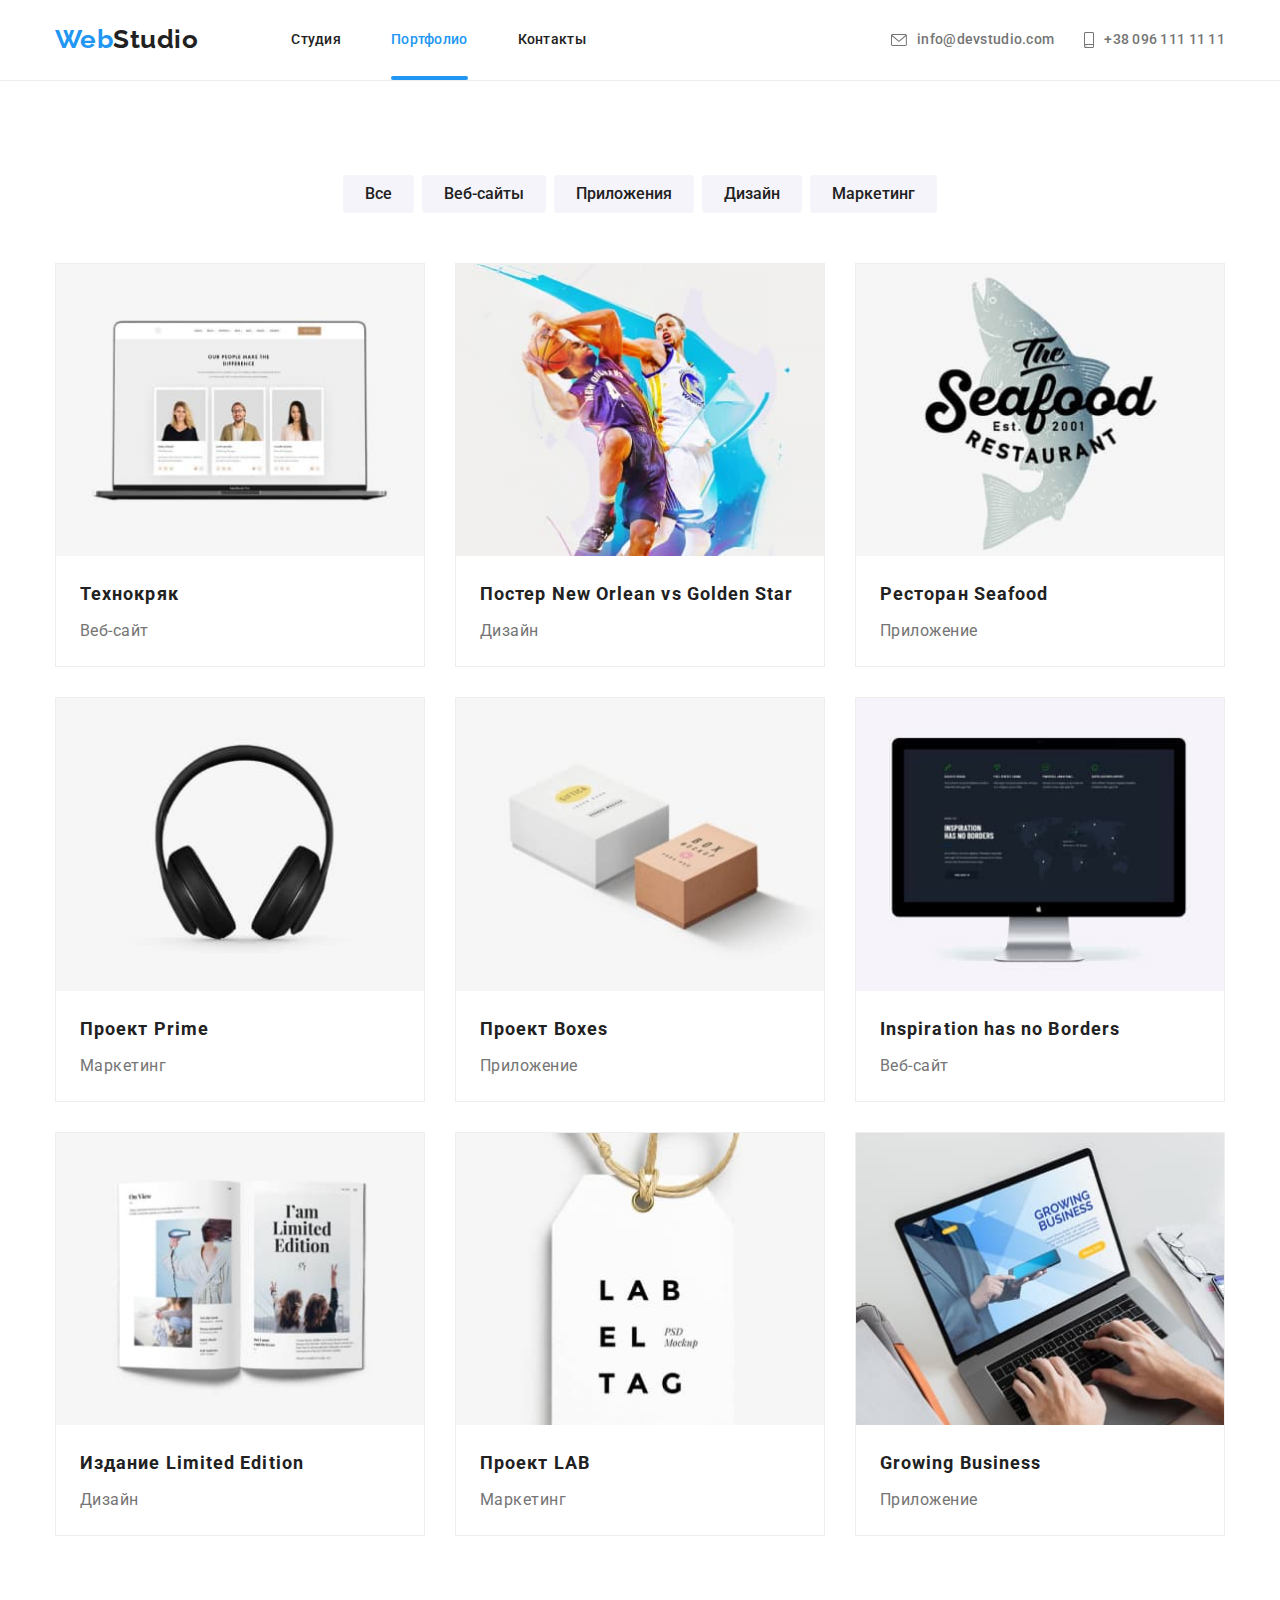
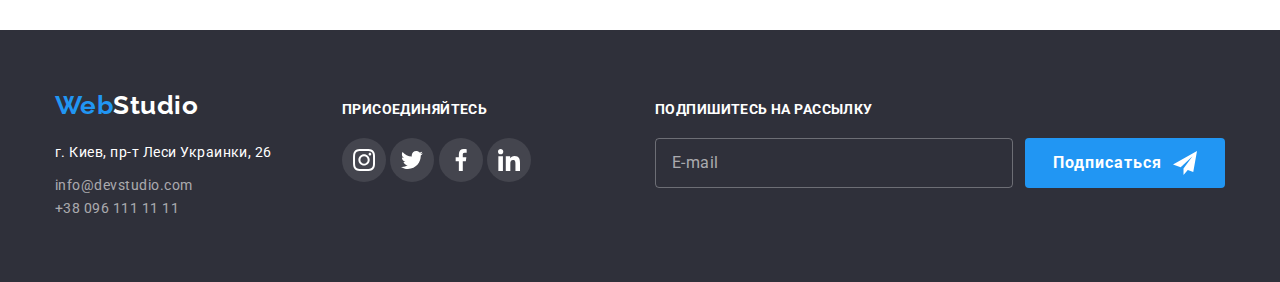
<file: html/portfolio.html>
<!DOCTYPE html>
<html lang="ru">
  <head>
    <meta charset="UTF-8" />
    <meta http-equiv="X-UA-Compatible" content="IE=edge" />
    <meta name="viewport" content="width=device-width, initial-scale=1.0" />
    <title>WebStudio</title>
    <link rel="preconnect" href="https://fonts.gstatic.com" />
    <link
      href="https://fonts.googleapis.com/css2?family=Raleway:wght@700&family=Roboto:wght@400;500;700;900&display=swap"
      rel="stylesheet"
    />
    <link
      rel="stylesheet"
      href="https://cdnjs.cloudflare.com/ajax/libs/modern-normalize/1.0.0/modern-normalize.min.css"
    />
    <link rel="stylesheet" href="../css/common.css" />
    <link rel="stylesheet" href="../css/portfolio.css" />
  </head>
  <body>
    <!---Хедер-->
    <header class="header-page">
      <div class="container">
        <div class="header-block">
          <!---навигация-->
          <nav class="nav">
            <a class="logo link" href="../index.html"
              ><span>Web</span><span class="word">Studio</span></a
            >
            <ul class="nav-list list">
              <li class="nav-item">
                <a class="nav-link link" href="../index.html">
                  <span>Студия</span></a
                >
              </li>
              <li class="nav-item">
                <a class="nav-link link current" href="./portfolio.html"
                  ><span>Портфолио</span></a
                >
              </li>
              <li class="nav-item">
                <a class="nav-link link" href="#"><span>Контакты</span></a>
              </li>
            </ul>
          </nav>
          <!---Адрес-->
          <ul class="address-list list">
            <li class="address-item">
              <a
                class="address-phone link"
                href="mailto:info@devstudio.com"
                target="_blank"
                rel="noopener noreferrer"
              >
                <svg class="link-icon" width="16" height="12">
                  <use href="../img/common/svg/sprite.svg#icon-envelope"></use>
                </svg>
                <span>info@devstudio.com</span></a
              >
            </li>
            <li class="address-item">
              <a
                class="address-phone link"
                href="tel:+380961111111"
                target="_blank"
                rel="noopener noreferrer"
              >
                <svg class="link-icon" width="10" height="16">
                  <use
                    href="../img/common/svg/sprite.svg#icon-smartphone"
                  ></use>
                </svg>
                <span>+38 096 111 11 11</span></a
              >
            </li>
          </ul>
        </div>
      </div>
    </header>
    <!---Мейн-->
    <main>
      <!---Секция-->
      <section class="section">
        <div class="container">
          <h1 class="visually-hidden">Наши роботы</h1>
          <ul class="block-list list">
            <li class="item">
              <button class="block-button" type="button">Все</button>
            </li>
            <li class="item">
              <button class="block-button" type="button">Веб-сайты</button>
            </li>
            <li class="item">
              <button class="block-button" type="button">Приложения</button>
            </li>
            <li class="item">
              <button class="block-button" type="button">Дизайн</button>
            </li>
            <li class="item">
              <button class="block-button" type="button">Маркетинг</button>
            </li>
          </ul>
          <ul class="card-set list">
            <li class="item list">
              <a class="link-card">
                <article class="card">
                  <div class="card-img">
                    <img class="img" src="../img/portfolio/grid/1.jpg" />
                    <div class="card-overlay">
                      <p class="text-overlay">
                        Технокряк это современная площадка распространения
                        коронавируса. Компании используют эту платформу для
                        цифрового шпионажа и атак на защищённые сервера
                        конкурентов.
                      </p>
                    </div>
                  </div>
                  <div class="card-content">
                    <h2 class="card-heading">Технокряк</h2>
                    <p class="card-text">Веб-сайт</p>
                  </div>
                </article>
              </a>
            </li>
            <li class="item list">
              <a class="link-card">
                <article class="card">
                  <div class="card-img">
                    <img class="img" src="../img/portfolio/grid/2.jpg" />
                    <div class="card-overlay">
                      <p class="text-overlay">
                        Технокряк это современная площадка распространения
                        коронавируса. Компании используют эту платформу для
                        цифрового шпионажа и атак на защищённые сервера
                        конкурентов.
                      </p>
                    </div>
                  </div>
                  <div class="card-content">
                    <h2 class="card-heading">
                      Постер New Orlean vs Golden Star
                    </h2>
                    <p class="card-text">Дизайн</p>
                  </div>
                </article>
              </a>
            </li>
            <li class="item list">
              <a class="link-card">
                <article class="card">
                  <div class="card-img">
                    <img class="img" src="../img/portfolio/grid/3.jpg" />
                    <div class="card-overlay">
                      <p class="text-overlay">
                        Технокряк это современная площадка распространения
                        коронавируса. Компании используют эту платформу для
                        цифрового шпионажа и атак на защищённые сервера
                        конкурентов.
                      </p>
                    </div>
                  </div>
                  <div class="card-content">
                    <h2 class="card-heading">Ресторан Seafood</h2>
                    <p class="card-text">Приложение</p>
                  </div>
                </article>
              </a>
            </li>
            <li class="item list">
              <a class="link-card">
                <article class="card">
                  <div class="card-img">
                    <img class="img" src="../img/portfolio/grid/4.jpg" />
                    <div class="card-overlay">
                      <p class="text-overlay">
                        Технокряк это современная площадка распространения
                        коронавируса. Компании используют эту платформу для
                        цифрового шпионажа и атак на защищённые сервера
                        конкурентов.
                      </p>
                    </div>
                  </div>
                  <div class="card-content">
                    <h2 class="card-heading">Проект Prime</h2>
                    <p class="card-text">Маркетинг</p>
                  </div>
                </article>
              </a>
            </li>
            <li class="item list">
              <a class="link-card">
                <article class="card">
                  <div class="card-img">
                    <img class="img" src="../img/portfolio/grid/5.jpg" />
                    <div class="card-overlay">
                      <p class="text-overlay">
                        Технокряк это современная площадка распространения
                        коронавируса. Компании используют эту платформу для
                        цифрового шпионажа и атак на защищённые сервера
                        конкурентов.
                      </p>
                    </div>
                  </div>
                  <div class="card-content">
                    <h2 class="card-heading">Проект Boxes</h2>
                    <p class="card-text">Приложение</p>
                  </div>
                </article>
              </a>
            </li>
            <li class="item list">
              <a class="link-card">
                <article class="card">
                  <div class="card-img">
                    <img class="img" src="../img/portfolio/grid/6.jpg" />
                    <div class="card-overlay">
                      <p class="text-overlay">
                        Технокряк это современная площадка распространения
                        коронавируса. Компании используют эту платформу для
                        цифрового шпионажа и атак на защищённые сервера
                        конкурентов.
                      </p>
                    </div>
                  </div>
                  <div class="card-content">
                    <h2 class="card-heading">Inspiration has no Borders</h2>
                    <p class="card-text">Веб-сайт</p>
                  </div>
                </article>
              </a>
            </li>
            <li class="item list">
              <a class="link-card">
                <article class="card">
                  <div class="card-img">
                    <img class="img" src="../img/portfolio/grid/7.jpg" />
                    <div class="card-overlay">
                      <p class="text-overlay">
                        Технокряк это современная площадка распространения
                        коронавируса. Компании используют эту платформу для
                        цифрового шпионажа и атак на защищённые сервера
                        конкурентов.
                      </p>
                    </div>
                  </div>
                  <div class="card-content">
                    <h2 class="card-heading">Издание Limited Edition</h2>
                    <p class="card-text">Дизайн</p>
                  </div>
                </article>
              </a>
            </li>
            <li class="item list">
              <a class="link-card">
                <article class="card">
                  <div class="card-img">
                    <img class="img" src="../img/portfolio/grid/8.jpg" />
                    <div class="card-overlay">
                      <p class="text-overlay">
                        Технокряк это современная площадка распространения
                        коронавируса. Компании используют эту платформу для
                        цифрового шпионажа и атак на защищённые сервера
                        конкурентов.
                      </p>
                    </div>
                  </div>
                  <div class="card-content">
                    <h2 class="card-heading">Проект LAB</h2>
                    <p class="card-text">Маркетинг</p>
                  </div>
                </article>
              </a>
            </li>
            <li class="item list">
              <a class="link-card">
                <article class="card">
                  <div class="card-img">
                    <img class="img" src="../img/portfolio/grid/9.jpg" />
                    <div class="card-overlay">
                      <p class="text-overlay">
                        Технокряк это современная площадка распространения
                        коронавируса. Компании используют эту платформу для
                        цифрового шпионажа и атак на защищённые сервера
                        конкурентов.
                      </p>
                    </div>
                  </div>
                  <div class="card-content">
                    <h2 class="card-heading">Growing Business</h2>
                    <p class="card-text">Приложение</p>
                  </div>
                </article>
              </a>
            </li>
          </ul>
        </div>
      </section>
    </main>
    <!---Футер-->
    <footer class="footer-page">
      <div class="container">
        <div class="flexbox">
          <div class="addres-block">
            <a class="logo link" href="../index.html"
              ><span>Web</span><span class="word">Studio</span></a
            >
            <address class="addres">
              <ul class="addres-list list">
                <li class="addres-item">
                  <p class="addres-text">г. Киев, пр-т Леси Украинки, 26</p>
                </li>
                <li class="addres-item">
                  <a
                    class="addres-phone link"
                    href="mailto:info@devstudio.com"
                    target="_blank"
                    rel="noopener noreferrer"
                    ><span class="word">info@devstudio.com</span></a
                  >
                </li>
                <li class="addres-item">
                  <a
                    class="addres-phone link"
                    href="tel:+380961111111"
                    target="_blank"
                    rel="noopener noreferrer"
                    ><span class="word">+38 096 111 11 11</span></a
                  >
                </li>
              </ul>
            </address>
          </div>
          <div class="footer-block">
            <h3 class="footer-heading">присоединяйтесь</h3>
            <ul class="footer-list list">
              <li class="social-item">
                <a class="social-link" href="">
                  <svg class="icon">
                    <use
                      href="../img/common/svg/sprite.svg#icon-instagram"
                    ></use>
                  </svg>
                </a>
              </li>
              <li class="social-item">
                <a class="social-link" href="">
                  <svg class="icon">
                    <use href="../img/common/svg/sprite.svg#icon-twitter"></use>
                  </svg>
                </a>
              </li>
              <li class="social-item">
                <a class="social-link" href="">
                  <svg class="icon">
                    <use
                      href="../img/common/svg/sprite.svg#icon-facebook"
                    ></use>
                  </svg>
                </a>
              </li>
              <li class="social-item">
                <a class="social-link" href="">
                  <svg class="icon">
                    <use
                      href="../img/common/svg/sprite.svg#icon-linkedin"
                    ></use>
                  </svg>
                </a>
              </li>
            </ul>
          </div>

          <div class="subscribe-wrapper">
            <h3>Подпишитесь на рассылку</h3>
            <div class="subscribe-content">
              <input
                class="input-footer"
                type="email"
                name="email"
                placeholder="E-mail"
              />
              <button class="subscribe-button" type="submit">
                Подписаться
                <svg class="icon" width="24px" height="24px">
                  <use href="../img/common/svg/sprite.svg#icon-send"></use>
                </svg>
              </button>
            </div>
          </div>
        </div>
      </div>
    </footer>
  </body>
</html>
</file>
<file: css/common.css>
:root {
  --primary-text-color: #757575;
  --title-text-color: #212121;
  --accent-color: #2196f3;
  --bg-hero-color: #2f303a;
  --bg-color: #ffffff;

  --grid-item: 3;
  --grid-about: 4;

  --cubic-bezier: cubic-bezier(0.4, 0, 0.2, 1);
  --main-text-color: #757575;

  --heading-text-color: #212121;

  --primary-white-color: #fff;

  --background-color-light-grey: #f5f4fa;

  --background-color-dark-gray: #2f303a;

  --icons-fill-grey: #afb1b8;

  --corner-radius: 4px;

  --card-items-gap: 30px;
}
html {
  box-sizing: border-box;
}
*,
*::after,
*::before {
  box-sizing: inherit;
}
body {
  background-color: #ffffff;
  color: var(--primary-text-color);
}
/*обнуление стилей */
h1,
h2,
h3,
h4,
h5,
h6,
p {
  margin-top: 0;
  margin-bottom: 0px;
}
.list {
  list-style: none;
  padding-left: 0;
  margin: 0;
}
.form {
  border: none;
}
.link {
  text-decoration: none;
  color: inherit;
}
img {
  display: block;
  max-width: 100%;
  height: auto;
}
body {
  font-family: Roboto, sans-serif;
  letter-spacing: 0.03em;
}
.header-page {
  background-color: #ffffff;
}
.container {
  width: 1200px;
  padding-left: 15px;
  padding-right: 15px;
  margin-left: auto;
  margin-right: auto;
}
.header-block {
  display: flex;
  align-items: center;
}
.nav {
  display: flex;
}
.logo {
  display: block;
  padding-top: 24px;
  padding-bottom: 25px;

  color: var(--accent-color);
  font-family: Raleway, sans-serif;
  font-weight: 700;
  font-size: 26px;
  line-height: 1.19;
}
.logo > .word {
  color: var(--title-text-color);
}
.nav-list {
  display: flex;
  margin-left: 93px;
}
.current {
  position: relative;
  color: var(--accent-color) !important;
}
.current::after {
  content: "";

  position: absolute;
  left: 0;
  bottom: 0;

  display: inline-flex;
  width: 100%;
  height: 4px;

  background-color: #2196f3;
  border-radius: 2px;
}
.nav-list .nav-item:not(:last-child) {
  margin-right: 50px;
}

.nav-list .nav-link {
  display: block;
  padding-top: 32px;
  padding-bottom: 32px;
  color: var(--title-text-color);
  font-weight: 500;
  font-size: 14px;
  line-height: 1.14;
  letter-spacing: 0.02em;

  transition: color 250ms var(--cubic-bezier);
}
.nav-list .nav-link:hover,
.nav-list .nav-link:focus {
  color: var(--accent-color);
}
.address-list {
  display: flex;
  margin-left: auto;
}
.address-item .address-phone {
  display: inline-flex;
  align-items: center;
  padding-top: 32px;
  padding-bottom: 32px;
  color: var(--primary-text-color);
  font-weight: 500;
  font-size: 14px;
  line-height: 1.14;
  letter-spacing: 0.02em;

  transition: color 250ms var(--cubic-bezier);
}
.link-icon {
  margin-right: 10px;
  fill: currentColor;
}
.address-item .address-phone:hover,
.address-item .address-phone:focus {
  color: var(--accent-color);
}
.address-list .address-item:not(:last-child) {
  margin-right: 30px;
}
.visually-hidden {
  position: absolute !important;
  clip: rect(1px 1px 1px 1px);
  clip: rect(1px, 1px, 1px, 1px);
  padding: 0 !important;
  border: 0 !important;
  height: 1px !important;
  width: 1px !important;
  overflow: hidden;
}

.section-title {
  color: var(--title-text-color);
  font-weight: 700;
  font-size: 36px;
  line-height: 1.7;
  text-align: center;
}
.footer-page {
  background-color: var(--bg-hero-color);
}
.flexbox {
  display: flex;
}
.addres-block {
  margin-right: 70px;
  padding-top: 60px;
  padding-bottom: 60px;
}
.footer-page .logo > .word {
  color: #ffffff;
}
.footer-page .logo {
  padding-bottom: 20px;
  padding-top: 0px;
}
address {
  font-style: normal;
}
.addres-text {
  margin-bottom: 9px;
  color: #ffffff;
  font-weight: 400;
  font-size: 14px;
  line-height: 1.7;
}
.addres-phone {
  color: rgba(255, 255, 255, 0.6);
  font-weight: 400;
  font-size: 14px;
  line-height: 1.7;
}
.addres-phone:not(:last-child) {
  margin-bottom: 9px;
}
.footer-block {
  padding-top: 72px;
  padding-bottom: 100px;
}
.footer-heading {
  margin-bottom: 20px;
  color: #ffffff;
  font-weight: 700;
  font-size: 14px;
  line-height: 1.14;
  letter-spacing: 0.03em;
  text-transform: uppercase;
}
.footer-list .social-item {
  width: 44px;
  height: 44px;
  display: inline-flex;
}
.footer-list .social-link {
  width: 44px;
  height: 44px;
  border-radius: 50%;
  background-color: rgba(255, 255, 255, 0.1);
  color: #ffffff;
  display: inline-flex;
  justify-content: center;
  align-items: center;

  transition: background-color 250ms var(--cubic-bezier);
}
.footer-list .icon {
  width: 22px;
  height: 22px;
  fill: currentColor;
}
.footer-list .social-link:hover,
.footer-list .social-link:focus {
  background-color: #2196f3;
}
.subscribe-wrapper h3 {
  font-weight: 700;
  font-size: 14px;
  line-height: 1.14;
  letter-spacing: 0.03em;
  text-transform: uppercase;
  color: #fff;
  margin-bottom: 20px;
}
.subscribe-wrapper {
  margin-left: auto;
  padding-top: 72px;
  padding-bottom: 94px;
}
.subscribe-content {
  display: flex;
}
.input-footer {
  height: 50px;
  width: 358px;
  padding: 0px 0px 0px 16px;
  margin-right: 12px;
  background-color: transparent;

  color: white;
  font-weight: 400;
  font-size: 16px;
  line-height: 1.25;
  letter-spacing: 0.03em;

  border-radius: 4px;
  border: 1px solid rgba(255, 255, 255, 0.3);
  transition: border 250ms cubic-bezier(0.4, 0, 0.2, 1);
  outline: none;
  /* filter: drop-shadow(0px 4px 4px rgba(0, 0, 0, 0.15)); */
}
.input-footer:-webkit-autofill,
.input-footer:-webkit-autofill:hover,
.input-footer:-webkit-autofill:focus {
  -webkit-text-fill-color: #fff;
  box-shadow: 0 0 0px 1000px var(--background-color-dark-gray) inset;
}
.input-footer:focus {
  border: 1px solid var(--accent-color);
}
.input-footer::placeholder {
  font-weight: 400;
  font-size: 16px;
  line-height: 1.25;
  letter-spacing: 0.03em;

  color: rgba(255, 255, 255, 0.6);
  text-align: start;
}
.subscribe-button {
  display: flex;
  align-items: center;
  justify-content: space-between;

  background-color: var(--accent-color);
  color: var(--primary-white-color);
  font-weight: 700;
  font-size: 16px;
  line-height: 1.87;
  letter-spacing: 0.06em;
  cursor: pointer;

  padding: 10px 28px;
  border-radius: var(--corner-radius);
  border: 0;
  min-width: 200px;
  min-height: 50px;

  transition: color 250ms cubic-bezier(0.4, 0, 0.2, 1),
    background-color 250ms cubic-bezier(0.4, 0, 0.2, 1);
}
.icon {
  fill: currentColor;
}
</file>
<file: css/main.css>
.container .section-title {
  margin-bottom: 50px;
}
.section-hero {
  background-color: var(--bg-hero-color);
  text-align: center;
  padding-top: 200px;
  padding-bottom: 200px;
  background-image: linear-gradient(
      to right,
      rgba(47, 48, 58, 0.4),
      rgba(47, 48, 58, 0.4)
    ),
    url(../img/main/hero/1.jpg);
  max-width: 1600px;
  background-position: center;
  background-repeat: no-repeat;
  background-size: cover;
  margin-left: auto;
  margin-right: auto;
}
.section-hero .heading {
  color: #ffffff;
  font-weight: 900;
  font-size: 44px;
  line-height: 1.36;
  letter-spacing: 0.06em;
  text-transform: uppercase;
  margin-bottom: 50px;
}
.button-hero {
  color: #ffffff;
  font-weight: 700;
  font-size: 16px;
  line-height: 1.87;
  letter-spacing: 0.06em;
  background: #2196f3;
  box-shadow: 0px 4px 4px rgba(0, 0, 0, 0.15);
  border-radius: 4px;
  border: none;
  cursor: pointer;
  padding: 10px 32px;
}
.section-feature {
  padding-top: 94px;
  padding-bottom: 94px;
}

.feature-list {
  display: flex;
  flex-wrap: wrap;
  margin-left: -30px;
  margin-top: -30px;
}
.feature-item {
  flex-basis: calc((100% - 30px * 4) / 4);
  margin-left: 30px;
  margin-top: 30px;
}
.feature-item::before {
  display: block;
  content: "";
  height: 120px;
  width: 270px;
  background-repeat: no-repeat;
  background-position: center;
  background-color: #f5f4fa;
  border-radius: 4px;
}
.feature-item:nth-child(1)::before {
  background-image: url(../img/main/feature/1.svg);
}
.feature-item:nth-child(2)::before {
  background-image: url(../img/main/feature/2.svg);
}
.feature-item:nth-child(3)::before {
  background-image: url(../img/main/feature/3.svg);
}
.feature-item:nth-child(4)::before {
  background-image: url(../img/main/feature/4.svg);
}

.feature-item > .feature-title {
  color: var(--title-text-color);
  font-weight: 700;
  font-size: 14px;
  line-height: 1.14;
  text-transform: uppercase;
  margin-bottom: 10px;
  margin-top: 30px;
}
.feature-item > .feature-text {
  font-weight: 400;
  font-size: 14px;
  line-height: 1.7;
}
.section-gallery {
  padding-bottom: 94px;
}
.gallery-list {
  display: flex;
  flex-wrap: wrap;
  margin-left: -30px;
  margin-top: -30px;
}
.gallery-item {
  position: relative;
  flex-basis: calc((100% - 30px * var(--grid-item)) / var(--grid-item));
  margin-left: 30px;
  margin-top: 30px;
  display: flex;
}

.gallery-text {
  position: absolute;
  left: 0;
  bottom: 0;

  width: 100%;
  height: 70px;
  padding-top: 27px;
  padding-bottom: 27px;

  text-align: center;
  font-weight: 700;
  font-size: 14px;
  line-height: 1.14;
  text-transform: uppercase;

  color: #ffffff;
  background-color: rgba(47, 48, 58, 0.8);
}
.section-about {
  padding-top: 94px;
  padding-bottom: 94px;
  background-color: #f5f4fa;
}
.section-about .card-set {
  display: flex;
  flex-wrap: wrap;
  margin-left: -30px;
  margin-top: -30px;
}
.card-set > .item {
  flex-basis: calc((100% - 30px * var(--grid-about)) / var(--grid-about));
  margin-left: 30px;
  margin-top: 30px;
}
.card-set .card {
  box-shadow: 0px 1px 3px rgba(0, 0, 0, 0.12), 0px 1px 1px rgba(0, 0, 0, 0.14),
    0px 2px 1px #00000033;
  border-radius: 0px 0px 4px 4px;
  background: #ffffff;
}
.card .img {
  min-height: 260px;
}
.card-content {
  padding-top: 30px;
}
.card-heading {
  margin-bottom: 10px;
  color: var(--title-text-color);
  font-weight: 500;
  font-size: 16px;
  line-height: 1.18;
  text-align: center;
}
.card-text {
  font-weight: 400;
  font-size: 16px;
  line-height: 1.18;
  text-align: center;
}
.card-social {
  display: flex;
  padding-top: 16px;
  padding-bottom: 30px;
  justify-content: center;
}
.card-list {
  display: flex;
}
.social-item {
  display: inline-flex;
  align-items: center;
}
.sociak-link {
  display: inline-flex;
  align-items: center;
  justify-content: center;
  color: #afb1b8;
  background-position: center;
  width: 44px;
  height: 44px;

  transition: background-color 250ms var(--cubic-bezier),
    color 250ms var(--cubic-bezier);
}
.sociak-link:hover,
.sociak-link:focus {
  border-radius: 50%;
  background-color: var(--accent-color);
  background-position: center;
  color: #ffffff;
}

.icon {
  fill: currentColor;
  width: 20px;
  height: 20px;
}
.section-logo {
  padding-top: 94px;
  padding-bottom: 94px;
}
.social-item:not(:last-child) {
  margin-right: 10px;
}
.logo-list {
  display: flex;
  align-items: center;
  flex-wrap: wrap;
}
.logo-item {
  display: flex;
}
.logo-link {
  display: inline-flex;
  justify-content: center;
  align-items: center;
  border: 1px solid #afb1b8;
  width: 170px;
  height: 92px;
  border-radius: 4px;
  color: #afb1b8;

  transition: border 250ms var(--cubic-bezier), color 250ms var(--cubic-bezier);
}
.logo-item:not(:last-child) {
  margin-right: 30px;
}
.logo-link:hover,
.logo-link:focus {
  border: 1px solid #2196f3;
  color: #2196f3;
}
.logo-icon {
  fill: currentColor;
  width: 106px;
  height: 60px;
}

.backdrop {
  position: fixed;
  top: 0;
  left: 0;
  width: 100%;
  height: 100%;
  background-color: rgba(0, 0, 0, 0.4);

  opacity: 1;

  transition: opacity 250ms var(--cubic-bezier);
}

.backdrop.is-hidden {
  opacity: 0;
  pointer-events: none;
}

.backdrop.is-hidden .modal {
  transform: translate(-50%, -50%) scale(1.9);
}

.modal {
  position: absolute;
  top: 50%;
  left: 50%;

  min-height: 581px;
  min-width: 528px;

  background-color: #ffffff;
  box-shadow: 0px 1px 3px rgba(0, 0, 0, 0.12), 0px 1px 1px rgba(0, 0, 0, 0.14),
    0px 2px 1px rgba(0, 0, 0, 0.2);
  border-radius: 4px;

  transform: translate(-50%, -50%) scale(1);

  transition: transform 250ms var(--cubic-bezier);
}
.button-close {
  background-color: transparent;
  width: 30px;
  height: 30px;
  cursor: pointer;
  padding: 0;
  border: 1px solid rgba(0, 0, 0, 0.1);
  border-radius: 50%;
  position: absolute;
  right: 8px;
  top: 8px;
}
.icon-close {
  transition: fill 250ms cubic-bezier(0.4, 0, 0.2, 1);
}
.button-close:hover .icon-close,
.button-close:focus .icon-close {
  fill: var(--accent-color);
}
.form-item:focus-within .icon {
  color: #2196f3;
}
.form-item:focus-within .input-field {
  border: 1px solid #2196f3;
}
.form-label {
  font-weight: 400;
  font-size: 12px;
  line-height: 1.6;
  letter-spacing: 0.01em;
}
.text-comment {
  margin-bottom: 4px;
  font-weight: 400;
  font-size: 12px;
  line-height: 1.6;
  letter-spacing: 0.01em;
}
.comment {
  resize: none;
  border-radius: 4px;
  border: 1px solid rgba(33, 33, 33, 0.2);
  padding: 12px 16px;
  width: 448px;
  height: 120px;
}
.comment::placeholder {
  font-weight: 400;
  font-size: 14px;
  line-height: 1.6;
  letter-spacing: 0.01em;
  color: rgba(117, 117, 117, 0.5);
}
.box-comment {
  display: flex;
  flex-direction: column;
  margin-left: 40px;
  margin-right: 40px;
}
.form .title {
  font-weight: 700;
  font-size: 20px;
  line-height: 1.15;
  text-align: center;
  letter-spacing: 0.03em;
  color: var(--heading-text-color);
  margin-bottom: 12px;
}
.form {
  width: 100%;
  padding: 40px;
}

.form-label {
  font-weight: 400;
  font-size: 12px;
  line-height: 1.17;
  letter-spacing: 0.01em;

  color: var(--main-text-color);

  position: relative;
  display: flex;
  flex-direction: column;
  justify-content: space-between;
}
.form-label .input {
  margin-top: 4px;
  margin-bottom: 10px;
  padding-left: 42px;
  width: 448px;
  height: 40px;
  border: 1px solid rgba(33, 33, 33, 0.2);
  border-radius: 4px;
  outline: none;
  transition: border-color 250ms cubic-bezier(0.4, 0, 0.2, 1);
}
.icon-form {
  position: absolute;
  top: 29px;
  left: 15px;
  transition: fill 250ms cubic-bezier(0.4, 0, 0.2, 1);
}
.form-label .input:focus {
  border-color: var(--accent-color);
}
.form-label .input:focus + .icon-form {
  fill: var(--accent-color);
}
.comment-textarea {
  padding: 12px 16px;
  margin-top: 4px;
  margin-bottom: 20px;
  width: 448px;
  height: 120px;
  resize: none;
  outline: none;
  border: 1px solid rgba(33, 33, 33, 0.2);
  border-radius: 4px;
  transition: border-color 250ms cubic-bezier(0.4, 0, 0.2, 1);
}
.comment-textarea:focus {
  border-color: var(--accent-color);
}
.comment-textarea::placeholder {
  font-weight: 400;
  font-size: 14px;
  line-height: 1.14;
  letter-spacing: 0.01em;
  color: rgba(117, 117, 117, 0.5);
}

.agreement-label {
  display: flex;
  justify-content: center;
  align-items: center;
  font-weight: 400;
  font-size: 14px;
  line-height: 1.71;
  letter-spacing: 0.03em;
  margin-bottom: 30px;

  color: var(--main-text-color);
}

.agreement-link {
  margin-left: 3px;
  color: var(--accent-color);
}
.agreement-label::before {
  content: "";
  display: inline-block;
  width: 16px;
  height: 15px;
  border: 1px solid var(--heading-text-color);
  border-radius: 3px;
  margin-right: 8px;
  transition: background-image 250ms cubic-bezier(0.4, 0, 0.2, 1),
    background-color 250ms cubic-bezier(0.4, 0, 0.2, 1),
    border-color 250ms cubic-bezier(0.4, 0, 0.2, 1);
}
.agreement-checkbox:checked + .agreement-label::before {
  background-image: url(../img/main/modal/check.svg);
  background-repeat: no-repeat;
  background-position: center;
  background-size: contain;
  background-color: var(--accent-color);
  border-color: var(--accent-color);
}

.agreement-checkbox:focus + .agreement-label::before {
  border: 2px solid var(--main-text-color);
}
.button-send {
  background-color: var(--accent-color);
  color: var(--primary-white-color);
  font-weight: 700;
  font-size: 16px;
  line-height: 1.87;
  text-align: center;
  letter-spacing: 0.06em;
  cursor: pointer;

  padding: 10px 32px;
  border-radius: var(--corner-radius);
  border: 0;
  min-width: 200px;
  min-height: 50px;
  box-shadow: 0px 4px 4px rgba(0, 0, 0, 0.15);
  transition: color 250ms cubic-bezier(0.4, 0, 0.2, 1),
    background-color 250ms cubic-bezier(0.4, 0, 0.2, 1);

  display: block;
  margin-left: auto;
  margin-right: auto;
}
</file>
<file: css/portfolio.css>
/*Портфолио*/

.header-page {
  border-bottom: 1px solid #ececec;
}
.section {
  padding-top: 94px;
  padding-bottom: 94px;
}
.block-button {
  display: block;
  color: var(--title-text-color);
  font-weight: 500;
  font-size: 16px;
  line-height: 1.62;
  background-color: #f5f4fa;
  cursor: pointer;
  border-radius: 4px;
  border: none;
  padding: 6px 22px;
}
.block-button:hover,
.block-button:focus {
  color: #ffffff;
  background-color: var(--accent-color);
  box-shadow: 0px 3px 1px rgba(0, 0, 0, 0.1), 0px 1px 2px rgba(0, 0, 0, 0.08),
    0px 2px 2px rgba(0, 0, 0, 0.12);

  transition: background-color 250ms var(--cubic-bezier),
    color 250ms var(--cubic-bezier);
}
.block-list > .item:not(:last-child) {
  margin-right: 8px;
}
.block-list {
  display: flex;
  justify-content: center;
  margin-bottom: 50px;
}
.card-set {
  display: flex;
  flex-wrap: wrap;
  margin-left: -30px;
  margin-top: -30px;
}
.card-set > .item {
  flex-basis: calc((100% - 30px * 3) / 3);
  margin-left: 30px;
  margin-top: 30px;
}
.card-set .card {
  background-color: #ffffff;
  border: 1px solid #eeeeee;
}
.card-set .card:hover {
  box-shadow: 0px 1px 1px rgba(0, 0, 0, 0.12), 0px 4px 4px rgba(0, 0, 0, 0.06),
    1px 4px 6px rgba(0, 0, 0, 0.16);
}
.card-content {
  padding: 20px 24px;
}
.card-content > .card-heading {
  margin-bottom: 4px;
  color: var(--title-text-color);
  font-weight: 700;
  font-size: 18px;
  line-height: 2;
  letter-spacing: 0.06em;
}
.card-content > .card-text {
  font-weight: 400;
  font-size: 16px;
  line-height: 1.87;
}
.card-img {
  position: relative;
  overflow: hidden;
}
.card-overlay {
  position: absolute;
  top: 0;
  left: 0;
  width: 100%;
  height: 100%;
  padding: 63px 23px;

  background-color: rgba(33, 150, 243, 0.9);

  transform: translateY(100%);
  opacity: 0;
  transition: transform 250ms var(--cubic-bezier),
    opacity 250ms var(--cubic-bezier);
}
.card:hover .card-overlay {
  transform: translateY(0);
  opacity: 1;
}
.text-overlay {
  font-size: 18px;
  line-height: 1.5;
  color: #ffffff;
}
</file>
<file: css/main.min.css>
html{box-sizing:border-box}*,*::before,*::after{box-sizing:inherit}body{font-family:"Roboto",sans-serif;font-style:normal;background-color:#fff;color:#757575}h1,h2,h3,p{margin-top:0}ul{margin:0;padding-left:0}li{list-style-type:none}img{display:block;width:100%;height:auto}a{text-decoration:none}.what-we-do__card-set{margin-top:-30px;margin-left:-30px}.our-team__socials-icon,.footer__socials-icon,.modal__icon-close,.form__icon,.header__contacts-icon,.clients__icon,.footer__subscribe-icon{transition:fill 250ms cubic-bezier(0.4, 0, 0.2, 1)}.container{width:100%;padding-left:15px;padding-right:15px}@media screen and (min-width: 480px){.container{width:480px;margin-right:auto;margin-left:auto}}@media screen and (min-width: 768px){.container{width:768px}}@media screen and (min-width: 1200px){.container{width:1200px}}.card-set{display:flex;flex-wrap:wrap}.section{padding-top:94px;padding-bottom:94px}@media screen and (max-width: 1599.98px){.section{padding-top:60px;padding-bottom:60px}}.visually-hidden{position:absolute;width:1px;height:1px;border:0;margin:-1px;padding:0;clip:rect(0 0 0 0);overflow:hidden}.button{background-color:#2196f3;color:#fff;font-weight:700;font-size:16px;line-height:1.87;text-align:center;letter-spacing:0.06em;cursor:pointer;padding:10px 32px;border-radius:4px;border:0;min-width:200px;min-height:50px;transition:color 250ms cubic-bezier(0.4, 0, 0.2, 1),background-color 250ms cubic-bezier(0.4, 0, 0.2, 1)}.button__hero{text-align:center}.studio-works__button{font-family:"Roboto",sans-serif;font-weight:500;font-size:16px;line-height:1.62;text-align:center;letter-spacing:0.03em;color:#212121;background-color:#f5f4fa;cursor:pointer;border-radius:4px;border-color:transparent;padding:6px 22px;transition:color 250ms cubic-bezier(0.4, 0, 0.2, 1),background-color 250ms cubic-bezier(0.4, 0, 0.2, 1),box-shadow 250ms cubic-bezier(0.4, 0, 0.2, 1)}.studio-works__button:hover,.studio-works__button:focus{color:#fff;background-color:#2196f3;cursor:pointer;box-shadow:0px 3px 1px rgba(0,0,0,0.1),0px 1px 2px rgba(0,0,0,0.08),0px 2px 2px rgba(0,0,0,0.12)}.button__subscribe{display:flex;align-items:center;justify-content:space-between;flex-wrap:nowrap;padding:10px 28px}.button__subscribe:hover,.button__subscribe:focus{background-color:#fff;color:#2196f3}@media screen and (max-width: 1199.98px){.button__subscribe{margin-left:auto;margin-right:auto}}.modal__button-close{background-color:transparent;width:30px;height:30px;cursor:pointer;padding:0;border:1px solid rgba(0,0,0,0.1);border-radius:50%;position:absolute;right:8px;top:8px}.button__send{box-shadow:0px 4px 4px rgba(0,0,0,0.15);display:block;margin-left:auto;margin-right:auto}.mobile-menu__button{z-index:150;padding:0;width:40px;height:40px;cursor:pointer;border:0;background-color:transparent;position:absolute;top:18%;right:3%}@media screen and (min-width: 768px){.mobile-menu__button{display:none}}.mobile-menu__button.is-open{position:fixed;top:2%;right:3%}.logo{font-family:"Raleway";font-style:normal;font-weight:700;letter-spacing:0.03em;display:inline-block}@media screen and (max-width: 1199.98px){.logo{font-size:24px;line-height:1.16}}@media screen and (min-width: 1200px){.logo{font-size:26px;line-height:1.19}}.logo--accent{color:#2196f3}.footer__logo{color:#fff;margin-bottom:20px}.header__logo{color:#212121;margin-right:93px}.socials{display:flex;align-items:center;justify-content:space-between;flex-wrap:wrap;width:206px;height:44px}.our-team__socials{margin-right:auto;margin-left:auto}.our-team__socials-link{display:inline-block;width:44px;height:44px;padding:12px;border-radius:50%;transition:background-color 250ms cubic-bezier(0.4, 0, 0.2, 1)}.our-team__socials-link:hover,.our-team__socials-link:focus{background-color:#2196f3}.our-team__socials-link:hover .our-team__socials-icon,.our-team__socials-link:focus .our-team__socials-icon{fill:#fff}.our-team__socials-icon{fill:#afb1b8}.footer__socials-link--dark{display:inline-block;width:44px;height:44px;padding:12px;border-radius:50%;background-color:rgba(255,255,255,0.1);transition:background-color 250ms cubic-bezier(0.4, 0, 0.2, 1)}.footer__socials-link--dark:hover,.footer__socials-link--dark:focus{background-color:#2196f3}.footer__socials-icon{fill:#fff}.modal{position:absolute;top:50%;left:50%;width:100%;background-color:#fff;box-shadow:0px 1px 3px rgba(0,0,0,0.12),0px 1px 1px rgba(0,0,0,0.14),0px 2px 1px rgba(0,0,0,0.2);border-radius:4px;transform:translate(-50%, -50%) rotate(1turn) scale(1);transition:transform 250ms cubic-bezier(0.4, 0, 0.2, 1)}@media screen and (min-width: 480px) and (max-width: 1199.98px){.modal{width:450px;height:609px}}@media screen and (min-width: 1200px){.modal{width:528px;height:581px}}.modal__button-close:hover .modal__icon-close,.modal__button-close:focus .modal__icon-close{fill:#2196f3}.hero__heading{font-weight:900;font-size:26px;line-height:1.62;letter-spacing:0.06em;text-transform:uppercase;margin-left:auto;margin-right:auto;margin-bottom:30px;color:#fff}@media screen and (min-width: 1200px){.hero__heading{font-size:44px;line-height:1.36}}.advantages__heading{font-weight:700;font-size:14px;line-height:1.14;letter-spacing:0.03em;text-transform:uppercase;color:#212121;margin-bottom:10px;text-align:center}@media screen and (min-width: 768px){.advantages__heading{text-align:start}}.our-team__heading,.clients__heading,.what-we-do__heading{font-weight:700;font-size:28px;line-height:1.17;text-align:center;letter-spacing:0.03em;color:#212121;margin-bottom:30px}@media screen and (min-width: 1200px){.our-team__heading,.clients__heading,.what-we-do__heading{font-size:36px;line-height:1.16;argin-bottom:50px}}.studio-work__heading{font-weight:700;font-size:18px;line-height:2;letter-spacing:0.06em;color:#212121;margin-bottom:4px}.footer__heading{font-weight:700;font-size:14px;line-height:1.14;letter-spacing:0.03em;text-transform:uppercase;color:#fff;margin-bottom:20px}.form__heading{font-weight:700;font-size:20px;line-height:1.15;text-align:center;letter-spacing:0.03em;color:#212121;margin-bottom:12px}.form{width:100%;padding:40px}.form__label{font-weight:400;font-size:12px;line-height:1.17;letter-spacing:0.01em;color:#757575;position:relative;display:flex;flex-direction:column;justify-content:space-between}.form__input{margin-top:4px;margin-bottom:10px;padding-left:42px;height:40px;width:100%;border:1px solid rgba(33,33,33,0.2);border-radius:4px;outline:none;transition:border-color 250ms cubic-bezier(0.4, 0, 0.2, 1)}.form__input:focus{border-color:#2196f3}.form__input:focus+.form__icon{fill:#2196f3}@media screen and (min-width: 480px) and (max-width: 1199.98px){.form__input{width:370px}}@media screen and (min-width: 1200px){.form__input{width:448px}}.form__icon{position:absolute;top:29px;left:15px}.form__textarea{padding:12px 16px;margin-top:4px;margin-bottom:20px;width:100%;height:120px;resize:none;outline:none;border:1px solid rgba(33,33,33,0.2);border-radius:4px;transition:border-color 250ms cubic-bezier(0.4, 0, 0.2, 1)}.form__textarea:focus{border-color:#2196f3}.form__textarea::placeholder{font-weight:400;font-size:14px;line-height:1.14;letter-spacing:0.01em;color:rgba(117,117,117,0.5)}@media screen and (min-width: 480px) and (max-width: 1199.98px){.form__textarea{width:370px}}@media screen and (min-width: 1200px){.form__textarea{width:448px}}.form__agreement-label{display:flex;align-items:center;justify-content:center;flex-wrap:nowrap;font-weight:400;letter-spacing:0.03em;color:#757575}.form__agreement-label::before{content:"";display:inline-block;width:16px;height:15px;border:1px solid #212121;border-radius:3px;margin-right:8px;transition:background-image 250ms cubic-bezier(0.4, 0, 0.2, 1),background-color 250ms cubic-bezier(0.4, 0, 0.2, 1),border-color 250ms cubic-bezier(0.4, 0, 0.2, 1)}@media screen and (max-width: 1199.98px){.form__agreement-label{font-size:12px;line-height:1.16;margin-bottom:31px}}@media screen and (min-width: 1200px){.form__agreement-label{font-size:14px;line-height:1.71;margin-bottom:30px}}.form__agreement-link{margin-left:3px;color:#2196f3;text-decoration:underline}.form__agreement-checkbox:checked+.form__agreement-label::before{background-image:url(../images/check.svg);background-repeat:no-repeat;background-position:center;background-size:contain;background-color:#2196f3;border-color:#2196f3}.form__agreement-checkbox:focus+.form__agreement-label::before{border:2px solid #757575}.backdrop{position:fixed;top:0;left:0;width:100%;height:100%;background-color:rgba(0,0,0,0.2);opacity:1;transition:opacity 250ms cubic-bezier(0.4, 0, 0.2, 1)}.backdrop.is-hidden{opacity:0;pointer-events:none}.backdrop.is-hidden .modal{scale:0.5;transform:translate(-50%, -50%) scale(1.9)}.mobile-menu{display:none}.mobile-menu.is-open{z-index:100;display:flex;flex-direction:column;justify-content:space-between;position:fixed;top:0;left:0;width:100%;height:100vh;padding:48px 83px 48px 40px;background-color:#fff}@media screen and (min-width: 768px){.mobile-menu.is-open{display:none}}.mobile-menu__button-icon-burger,.mobile-menu__button-icon-cross{width:40px;height:40px;fill:#212121;transition:fill 250ms cubic-bezier(0.4, 0, 0.2, 1)}.mobile-menu__button:hover .mobile-menu__button-icon-burger,.mobile-menu__button:focus .mobile-menu__button-icon-burger,.mobile-menu__button:hover .mobile-menu__button-icon-cross,.mobile-menu__button:focus .mobile-menu__button-icon-cross{fill:#2196f3}.mobile-menu__button-icon-cross{display:none}.is-open .mobile-menu__button-icon-burger{display:none}.is-open .mobile-menu__button-icon-cross{display:block}.mobile-menu__nav{font-weight:500;font-size:40px;line-height:1.17;letter-spacing:0.02em}.mobile-menu__nav-item:not(:last-child){margin-bottom:32px}.mobile-menu__nav-link{color:#212121;transition:color 250ms cubic-bezier(0.4, 0, 0.2, 1)}.mobile-menu__nav-link:hover,.mobile-menu__nav-link:focus{color:#2196f3}.mobile-menu__nav-link--current{color:#2196f3}.is-open .mobile-menu{display:none}.mobile-menu__contacts{margin-bottom:64px}.mobile-menu__contacts-item--phone{margin-bottom:32px}.mobile-menu__contacts-link--phone{font-weight:500;font-size:34px;line-height:1.17;letter-spacing:0.02em;margin-bottom:32px;color:#2196f3}@media screen and (max-width: 480px){.mobile-menu__contacts-link--phone{font-size:22px}}.mobile-menu__contacts-link--mail{font-weight:500;font-size:24px;line-height:1.16;letter-spacing:0.02em;color:#757575}.mobile-menu__socials{display:flex;flex-wrap:wrap;justify-content:space-between;width:100%}@media screen and (min-width: 480px) and (max-width: 767.98px){.mobile-menu__socials{width:357px}}@media screen and (max-width: 480px){.mobile-menu__socials-item{margin-bottom:10px}}.mobile-menu__socials-link{font-weight:500;font-size:18px;line-height:1.22;letter-spacing:0.02em;color:#2196f3}.mobile-menu__socials-decore{border:1px solid rgba(33,33,33,0.2);height:22px}.header{border-bottom:1px solid #ececec;margin-left:auto;margin-right:auto}.header__container{display:flex;align-items:center;padding-top:16px;padding-bottom:16px;position:relative}@media screen and (min-width: 768px){.header__container{justify-content:space-between;padding-top:24px;padding-bottom:24px}}.header__nav{font-weight:500;font-size:14px;line-height:1.14;letter-spacing:0.02em;color:#212121;display:inline-flex;align-items:center}@media screen and (max-width: 767.98px){.header__nav{display:none}}.header__nav-item:not(:last-child){margin-right:50px}.header__nav-link{color:#212121;transition:color 250ms cubic-bezier(0.4, 0, 0.2, 1)}.header__nav-link:hover,.header__nav-link:focus{color:#2196f3}.header__nav-link--current{color:#2196f3;position:relative}.header__nav-link--current::after{content:"";display:block;width:100%;height:4px;background-color:#2196f3;border-radius:2px;position:absolute}@media screen and (min-width: 768px){.header__nav-link--current::after{bottom:-36px}}@media screen and (min-width: 1200px){.header__nav-link--current::after{bottom:-32px}}.header__contacts{font-style:normal;font-weight:500;font-size:14px;line-height:1.14;letter-spacing:0.02em;color:#757575;display:flex;margin-left:auto}@media screen and (max-width: 767.98px){.header__contacts{display:none}}@media screen and (min-width: 768px){.header__contacts{font-size:12px;line-height:1.16;flex-direction:column;align-items:flex-start;justify-content:space-between}}@media screen and (min-width: 1200px){.header__contacts{flex-direction:row;align-items:center}}@media screen and (min-width: 768px){.header__contacts-item:not(:last-child){margin-bottom:10px}}@media screen and (min-width: 1200px){.header__contacts-item:not(:last-child){margin-right:50px;margin-bottom:0}}.header__contacts-link{display:flex;align-items:center;color:#757575;transition:color 250ms cubic-bezier(0.4, 0, 0.2, 1)}.header__contacts-link:hover,.header__contacts-link:focus{color:#2196f3}.header__contacts-icon{margin-right:10px;fill:#757575}.header__contacts-link:hover .header__contacts-icon,.header__contacts-link:focus .header__contacts-icon{fill:#2196f3}.hero{margin-left:auto;margin-right:auto;text-align:center;padding-top:118px;padding-bottom:118px;background-image:linear-gradient(to right, rgba(47,48,58,0.4), rgba(47,48,58,0.4)),url("../images/mobile/hero/Hero-mob.jpg");background-image:linear-gradient(to right, rgba(47,48,58,0.4), rgba(47,48,58,0.4)),url("../images/mobile/hero/Hero-mob.webp");background-color:#c4c4c4;background-size:cover;background-position:center;background-repeat:no-repeat}@media screen and (min-device-pixel-ratio: 2), screen and (min-resolution: 192dpi), screen and (min-resolution: 2dppx){.hero{background-image:linear-gradient(to right, rgba(47,48,58,0.4), rgba(47,48,58,0.4)),url("../images/mobile/hero/Hero-mob@2x.jpg");background-image:linear-gradient(to right, rgba(47,48,58,0.4), rgba(47,48,58,0.4)),url("../images/mobile/hero/Hero-mob@2x.webp")}}@media screen and (min-width: 768px){.hero{background-image:linear-gradient(to right, rgba(47,48,58,0.4), rgba(47,48,58,0.4)),url("../images/tablet/hero/Hero-tabl.jpg");background-image:linear-gradient(to right, rgba(47,48,58,0.4), rgba(47,48,58,0.4)),url("../images/tablet/hero/Hero-tabl.webp")}}@media screen and (min-width: 768px) and (min-device-pixel-ratio: 2), screen and (min-width: 768px) and (min-resolution: 192dpi), screen and (min-width: 768px) and (min-resolution: 2dppx){.hero{background-image:linear-gradient(to right, rgba(47,48,58,0.4), rgba(47,48,58,0.4)),url("../images/tablet/hero/Hero-tabl@2x.jpg");background-image:linear-gradient(to right, rgba(47,48,58,0.4), rgba(47,48,58,0.4)),url("../images/tablet/hero/Hero-tabl@2x.webp")}}@media screen and (min-width: 1200px){.hero{padding-top:200px;padding-bottom:200px;background-image:linear-gradient(to right, rgba(47,48,58,0.4), rgba(47,48,58,0.4)),url("../images/desktop/hero/Hero-desktop.jpg");background-image:linear-gradient(to right, rgba(47,48,58,0.4), rgba(47,48,58,0.4)),url("../images/desktop/hero/Hero-desktop.webp")}}@media screen and (min-width: 1200px) and (min-device-pixel-ratio: 2), screen and (min-width: 1200px) and (min-resolution: 192dpi), screen and (min-width: 1200px) and (min-resolution: 2dppx){.hero{background-image:linear-gradient(to right, rgba(47,48,58,0.4), rgba(47,48,58,0.4)),url("../images/desktop/hero/Hero-desktop@2x.jpg");background-image:linear-gradient(to right, rgba(47,48,58,0.4), rgba(47,48,58,0.4)),url("../images/desktop/hero/Hero-desktop@2x.webp")}}@media screen and (min-width: 1200px){.advantages{padding-bottom:0px}}.advantages__list{display:block}@media screen and (min-width: 768px){.advantages__list{display:flex;flex-wrap:wrap;margin-left:-30px;margin-top:-30px}}@media screen and (max-width: 767.98px){.advantages__list-item:not(:last-child){margin-bottom:30px}}@media screen and (min-width: 768px){.advantages__list-item{margin-top:30px;margin-left:30px;flex-basis:calc((100% - 30px * 2) / 2)}}@media screen and (min-width: 1200px){.advantages__list-item{margin-top:30px;margin-left:30px;flex-basis:calc((100% - 30px * 4) / 4)}}.advantages__icon-thumb{display:flex;align-items:center;justify-content:center;flex-wrap:nowrap;width:100%;height:120px;margin-bottom:30px;background-color:#f5f4fa}@media screen and (min-width: 480px){.advantages__icon-thumb{width:450px}}@media screen and (min-width: 768px){.advantages__icon-thumb{width:354px}}@media screen and (min-width: 1200px){.advantages__icon-thumb{width:270px}}.advantages__text{font-weight:400;font-size:14px;line-height:1.71;letter-spacing:0.03em;margin-bottom:0;color:#757575}@media screen and (max-width: 1199.98px){.section.what-we-do{display:none}}.what-we-do__item{margin-top:30px;margin-left:30px;flex-basis:calc((100% - 30px * 3) / 3)}.what-we-do__item-thumb{position:relative}.what-we-do__description{display:flex;align-items:center;justify-content:center;flex-wrap:nowrap;position:absolute;left:0;right:0;bottom:0;font-weight:700;font-size:14px;line-height:1.14;letter-spacing:0.03em;text-transform:uppercase;color:#fff;margin:0;width:100%;height:70px;background-color:rgba(47,48,58,0.8)}.our-team{background-color:#f5f4fa}.our-team__card-set{display:block}@media screen and (min-width: 768px){.our-team__card-set{display:flex;flex-wrap:wrap;margin-top:-30px;margin-left:-30px}}.our-team__participant{display:block;background-color:#fff;border-radius:4px;box-shadow:0px 1px 3px rgba(0,0,0,0.12),0px 1px 1px rgba(0,0,0,0.14),0px 2px 1px rgba(0,0,0,0.2);padding-bottom:24px}@media screen and (max-width: 767.98px){.our-team__participant:not(:last-child){margin-bottom:30px}}@media screen and (min-width: 768px){.our-team__participant{margin-top:30px;margin-left:30px;flex-basis:calc((100% - 30px * 2) / 2)}}@media screen and (min-width: 1200px){.our-team__participant{padding-bottom:30px;margin-top:30px;margin-left:30px;flex-basis:calc((100% - 30px * 4) / 4)}}.our-team__participant-foto{margin-bottom:30px}.our-team__participant-name{font-weight:500;font-size:16px;line-height:1.187;letter-spacing:0.03em;color:#212121;text-align:center;margin-bottom:10px}.our-team__participant-position{font-weight:400;font-size:16px;line-height:1.187;letter-spacing:0.03em;text-align:center;color:#757575}.clients__list{display:flex;flex-wrap:wrap;margin-top:-30px;margin-left:-30px}@media screen and (min-width: 1200px){.clients__list{flex-wrap:nowrap;justify-content:space-between;margin-top:0;margin-left:0}}@media screen and (max-width: 767.98px){.clients__list-item{margin-top:30px;margin-left:30px;flex-basis:calc((100% - 30px * 2) / 2)}}@media screen and (min-width: 768px) and (max-width: 1199.98px){.clients__list-item{margin-top:30px;margin-left:30px;flex-basis:calc((100% - 30px * 3) / 3)}}@media screen and (min-width: 1200px){.clients__list-item{margin-top:0;margin-left:0}}.clients__link{display:flex;justify-content:center;align-items:center;height:92px;border-radius:4px;border:1px solid #afb1b8;transition:border-color 250ms cubic-bezier(0.4, 0, 0.2, 1)}@media screen and (min-width: 480px){.clients__link{justify-content:center;width:210px}}@media screen and (min-width: 768px){.clients__link{width:226px}}@media screen and (min-width: 1200px){.clients__link{width:170px}}.clients__link:hover,.clients__link:focus{border-color:#2196f3}.clients__icon{fill:#afb1b8}.clients__link:hover .clients__icon,.clients__link:focus .clients__icon{fill:#2196f3}.studio-works__nav{display:flex;flex-wrap:wrap;justify-content:flex-start;margin-bottom:40px}@media screen and (min-width: 768px){.studio-works__nav{flex-wrap:nowrap;justify-content:center;margin-bottom:30px}}@media screen and (min-width: 1200px){.studio-works__nav{margin-bottom:50px}}@media screen and (max-width: 479.98px){.studio-works__nav-item{margin-bottom:15px}}@media screen and (min-width: 480px) and (max-width: 767.98px){.studio-works__nav-item:nth-child(-n+3){margin-bottom:15px}}.studio-works__nav-item:not(:last-child){margin-right:8px}.studio-works__card-set{display:block}@media screen and (min-width: 768px){.studio-works__card-set{display:flex;flex-wrap:wrap;margin-top:-30px;margin-left:-30px}}.studio-work__item{display:block}@media screen and (max-width: 767.98px){.studio-work__item:not(:last-child){margin-bottom:30px}}@media screen and (min-width: 768px){.studio-work__item{display:flex;margin-top:30px;margin-left:30px;flex-basis:calc((100% - 30px * 2) / 2)}}@media screen and (min-width: 1200px){.studio-work__item{margin-top:30px;margin-left:30px;flex-basis:calc((100% - 30px * 3) / 3)}}.studio-work__link{display:flex;flex-direction:column;transition:box-shadow 250ms cubic-bezier(0.4, 0, 0.2, 1)}.studio-work__link:hover,.studio-work__link:focus{box-shadow:0px 1px 1px rgba(0,0,0,0.12),0px 4px 4px rgba(0,0,0,0.06),1px 4px 6px rgba(0,0,0,0.16)}.studio-work__thumb{position:relative;overflow:hidden}.studio-work__pic{width:100%}@media screen and (min-width: 768px){.studio-work__pic{width:354px}}@media screen and (min-width: 1200px){.studio-work__pic{width:370px}}.studio-work__overlay{position:absolute;top:0;left:0;width:100%;height:100%;background-color:rgba(33,150,243,0.9);transform:translateY(100%);opacity:0;transition:transform 250ms cubic-bezier(0.4, 0, 0.2, 1),opacity 250ms cubic-bezier(0.4, 0, 0.2, 1)}.studio-work__link:hover .studio-work__overlay,.studio-work__link:focus .studio-work__overlay{opacity:1;transform:translateY(0)}.studio-work__overlay-content{font-weight:400;font-size:18px;line-height:1.56;letter-spacing:0.03em;color:#ffffff;position:absolute;top:50%;left:50%;transform:translate(-50%, -50%);display:flex;width:322px;height:168px;opacity:0;transition:opacity 250ms cubic-bezier(0.4, 0, 0.2, 1)}.studio-work__link:hover .studio-work__overlay-content,.studio-work__link:focus .studio-work__overlay-content{opacity:1}.studio-work__description{flex-grow:1;padding:20px 24px;border:1px solid #eeee}.studio-work__label{font-weight:400;font-size:16px;line-height:1.87;letter-spacing:0.03em;color:#757575;margin-bottom:0}.footer{display:flex;padding-top:60px;padding-bottom:60px;background-color:#2f303a}.footer__container{display:flex;flex-direction:column}@media screen and (min-width: 1200px){.footer__container{align-items:baseline;flex-direction:row}}.footer__adaptive-wrapper{display:block}@media screen and (min-width: 768px) and (max-width: 1199.98px){.footer__adaptive-wrapper{display:flex;justify-content:space-around}}@media screen and (min-width: 1200px){.footer__adaptive-wrapper{display:flex;align-items:baseline}}.footer__address{font-style:normal;font-weight:400;font-size:14px;line-height:1.71;letter-spacing:0.03em;color:#fff;margin-bottom:9px}@media screen and (max-width: 1199.98px){.footer__contacts-wrapper{text-align:center;margin-bottom:60px}}.footer__contacts{font-style:normal;font-weight:400;font-size:14px;line-height:1.71;letter-spacing:0.03em;color:rgba(255,255,255,0.6)}.footer__contacts-item:not(:last-child){margin-bottom:9px}.footer__contacts-link{color:rgba(255,255,255,0.6);transition:color 250ms cubic-bezier(0.4, 0, 0.2, 1)}.footer__contacts-link:hover,.footer__contacts-link:focus{color:#2196f3}.footer__join-us-section{display:flex;flex-direction:column;align-items:center;margin-bottom:60px}@media screen and (min-width: 1200px){.footer__join-us-section{margin-left:70px;align-items:flex-start}}.footer__subscribe-section{display:flex;flex-direction:column;align-items:center}@media screen and (min-width: 1200px){.footer__subscribe-section{margin-left:auto;align-items:flex-start}}.footer__subscribe-content{display:flex}@media screen and (max-width: 480px){.footer__subscribe-content{width:100%}}@media screen and (max-width: 1199.98px){.footer__subscribe-content{display:block}}.footer__input{width:100%;height:50px;padding:0px 0px 0px 16px;margin-bottom:20px;background-color:transparent;color:white;font-weight:400;font-size:16px;line-height:1.25;letter-spacing:0.03em;border-radius:4px;border:1px solid rgba(255,255,255,0.3);transition:border 250ms cubic-bezier(0.4, 0, 0.2, 1);outline:none}.footer__input:focus{border:1px solid #2196f3}.footer__input::placeholder{font-weight:400;font-size:16px;line-height:1.25;letter-spacing:0.03em;color:rgba(255,255,255,0.6);text-align:start}.footer__input:-webkit-autofill,.footer__input:-webkit-autofill:hover,.footer__input:-webkit-autofill:focus{-webkit-text-fill-color:#fff;box-shadow:0 0 0px 1000px #2f303a inset}@media screen and (min-width: 480px) and (max-width: 1199.98px){.footer__input{width:450px;margin-right:0}}@media screen and (min-width: 1200px){.footer__input{width:358px;margin-right:12px;margin-bottom:0}}.footer__subscribe-icon{fill:white}.button__subscribe:hover .footer__subscribe-icon,.button__subscribe:focus .footer__subscribe-icon{fill:#2196f3}
/*# sourceMappingURL=main.min.css.map */
</file>
